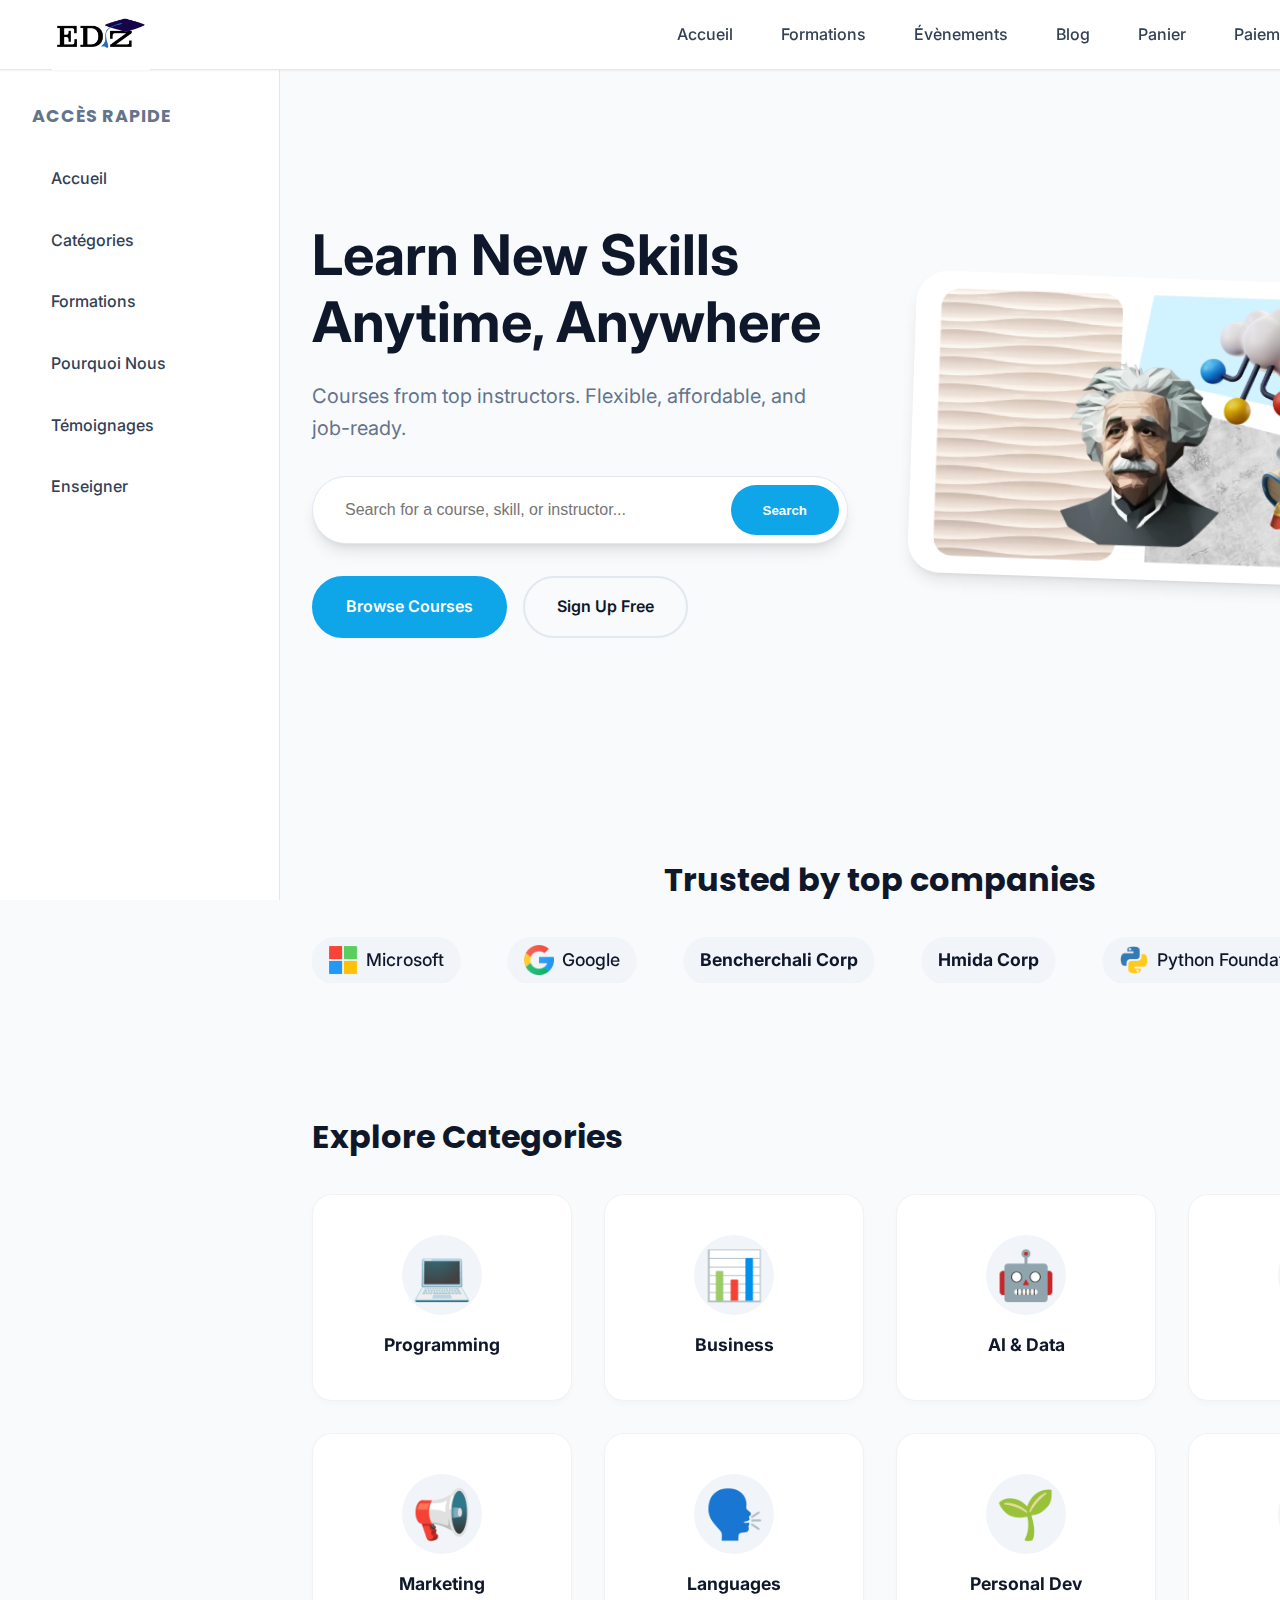
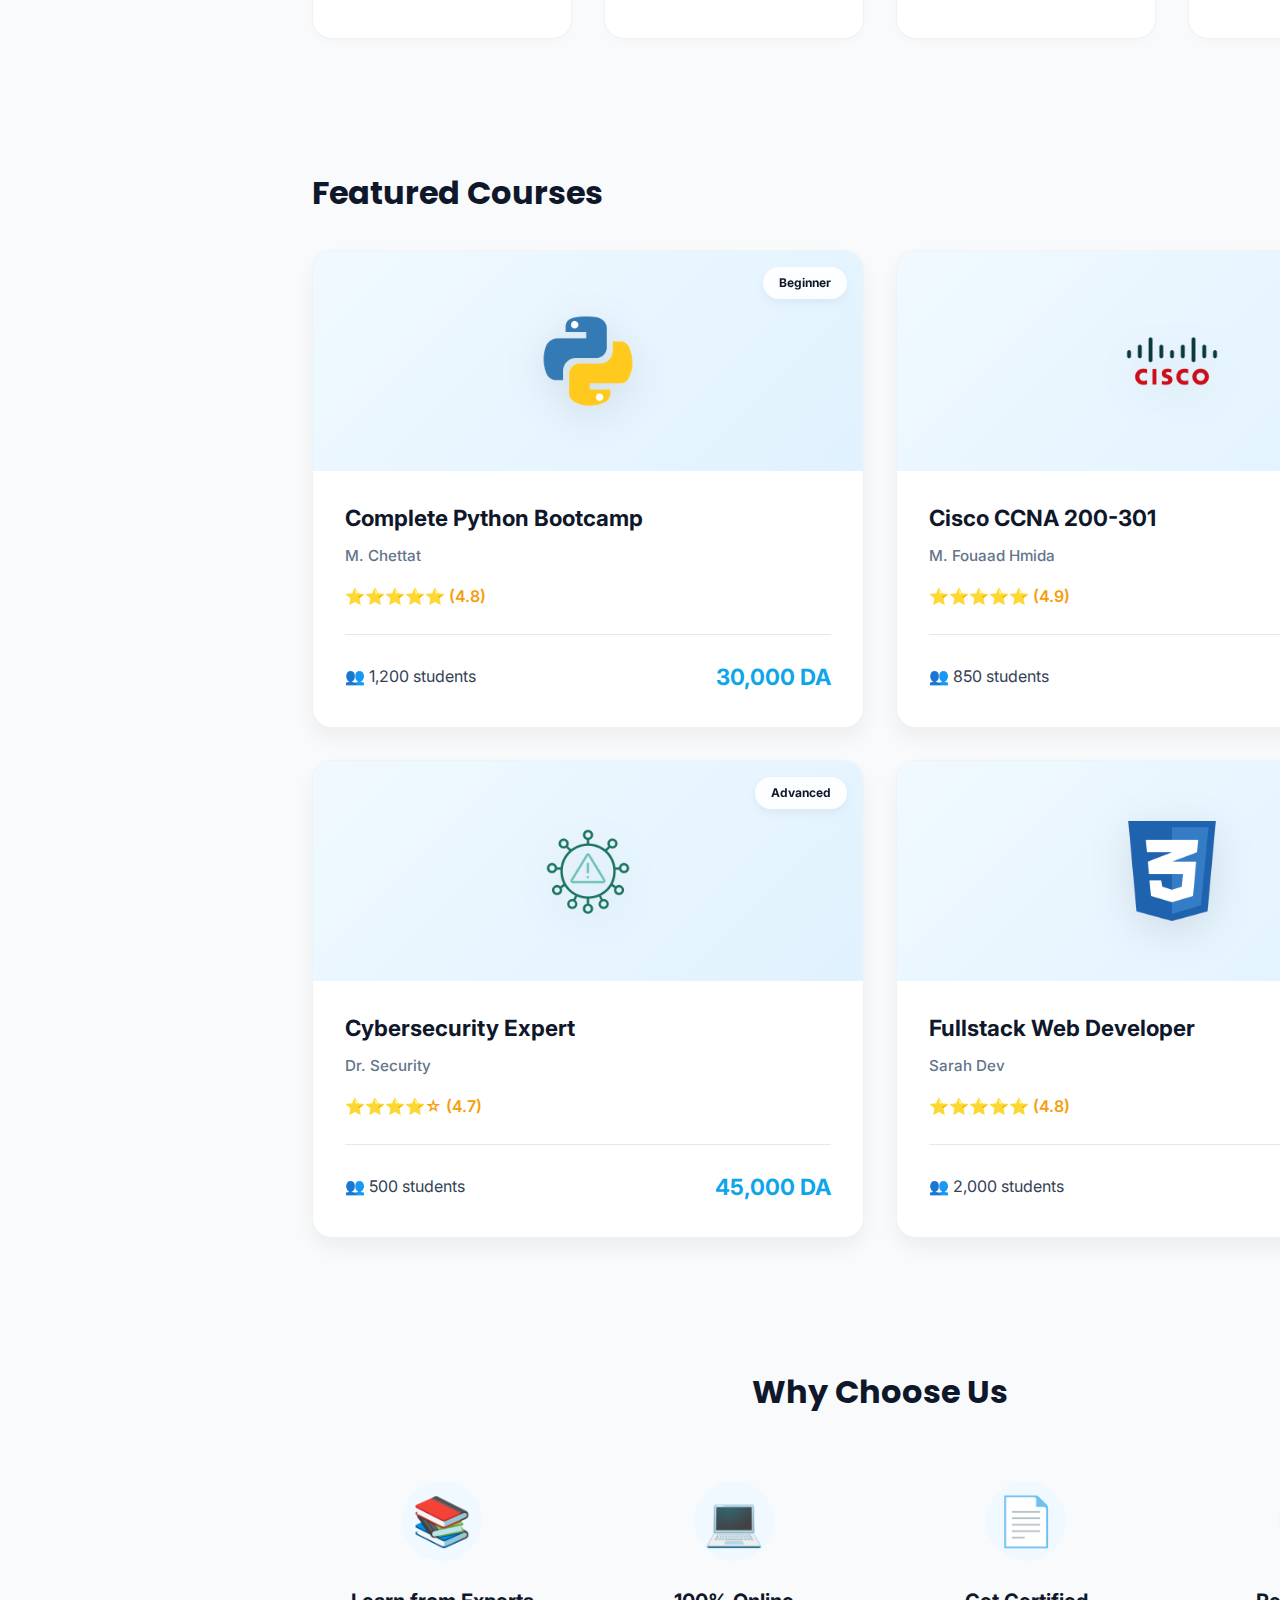
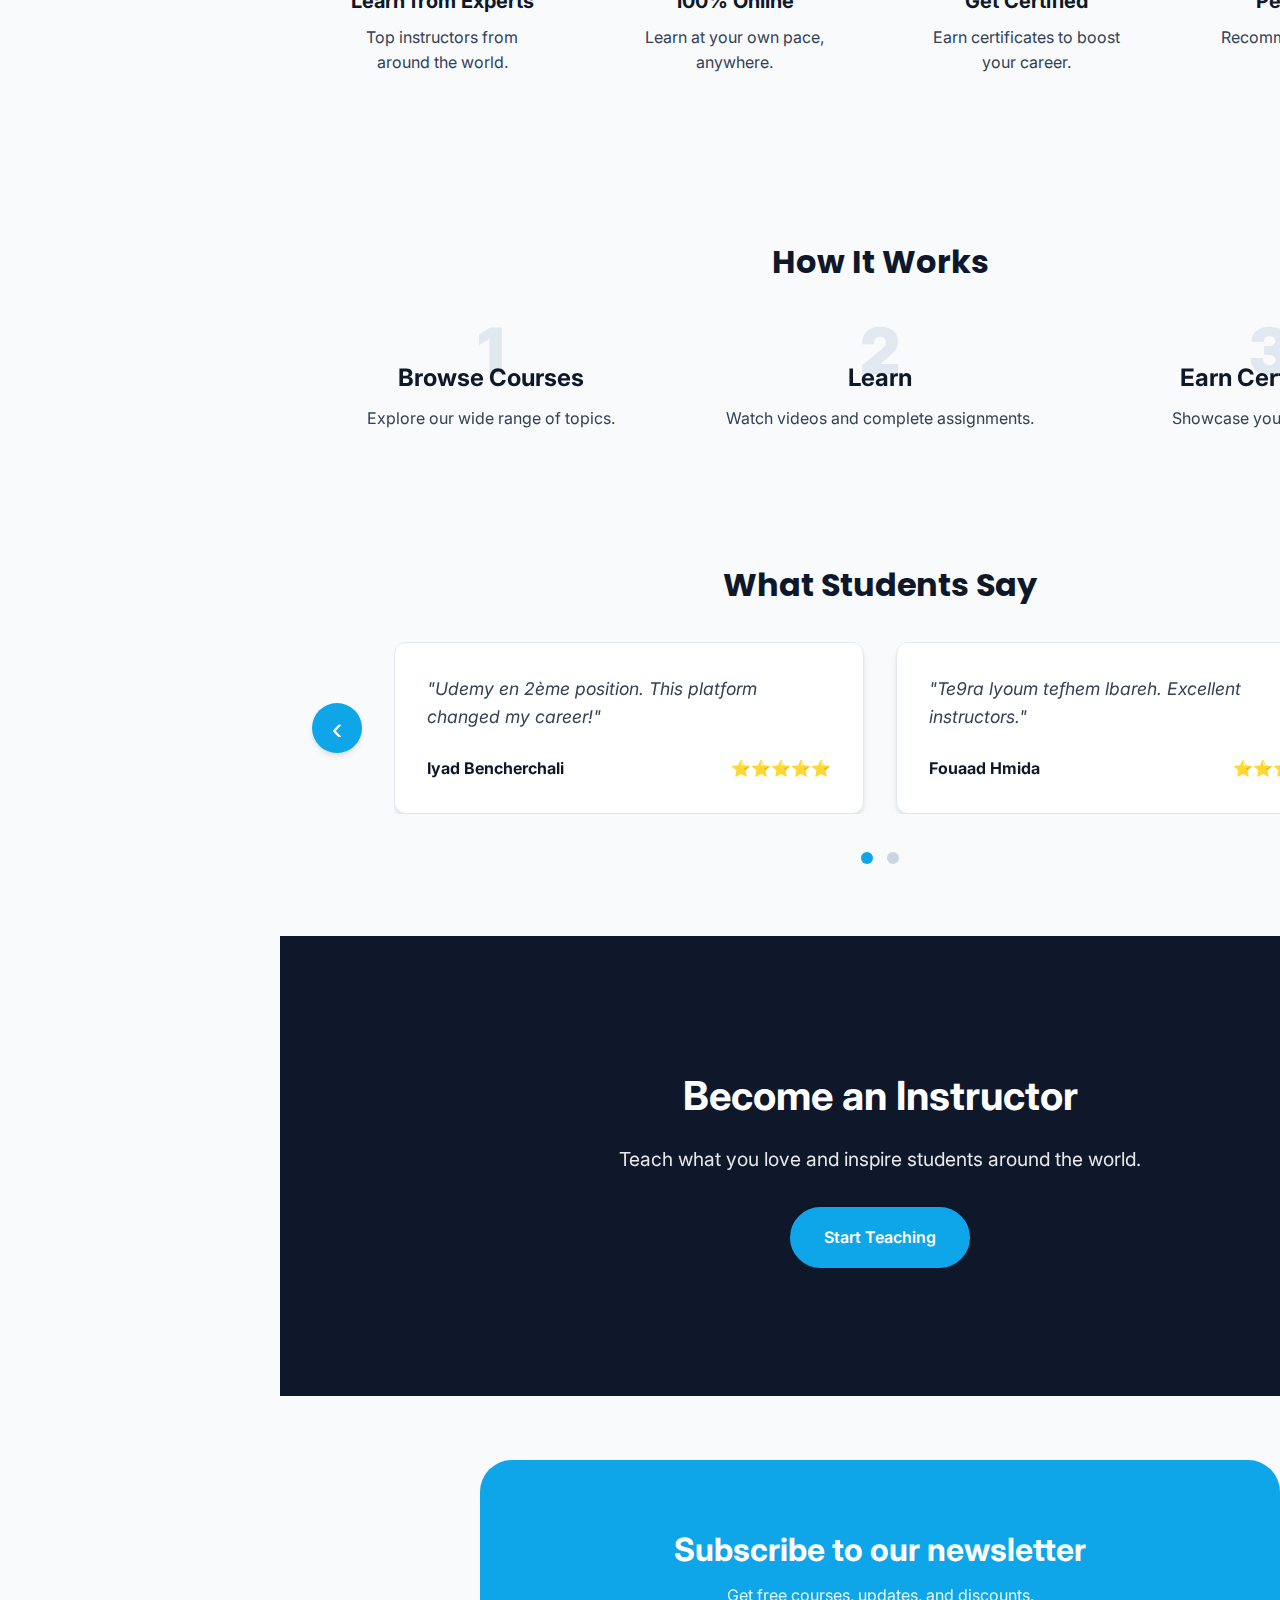
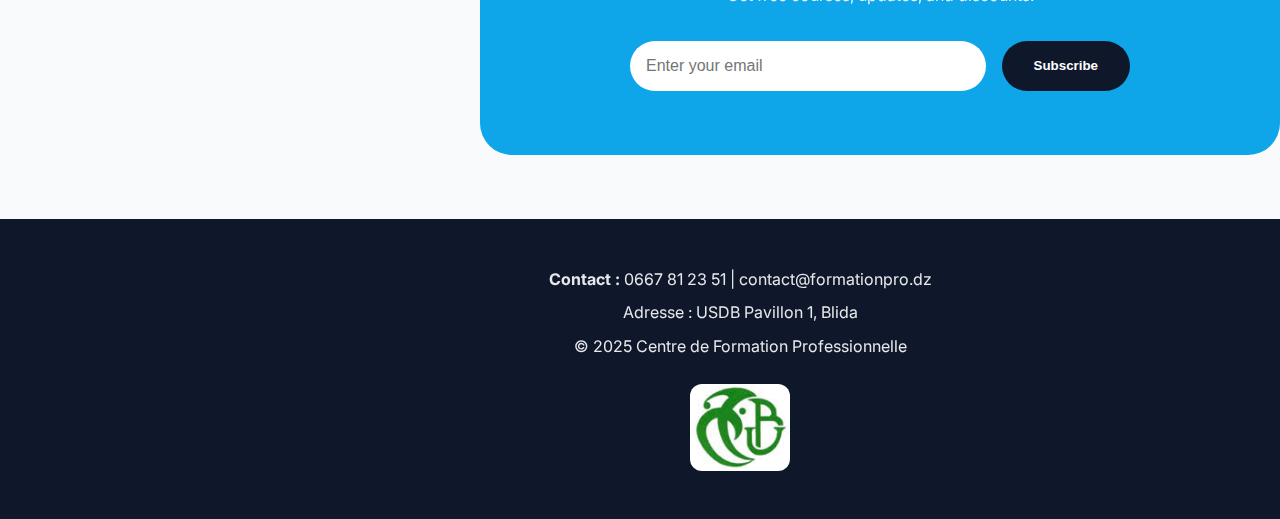
<file: index.html>
<!DOCTYPE html>
<html lang="fr">

<head>
    <meta charset="UTF-8">
    <meta name="viewport" content="width=device-width , initial-scale=1.0">
    <title>Accueil | Centre De Formation</title>
    <link rel="stylesheet" href="style.css">
</head>

<body>

    <!-- HEADER -->
    <header>
        <a href="formation.php" class="logo-link" style="margin-left: 20px;">
            <img src="logo/Desktop - 3.png" alt="Centre de Formation" style="height: 70px;">
        </a>

        <nav>
            <ul>
                <li><a href="index.html">Accueil </a></li>
                <li><a href="formation.php">Formations </a></li>
                <li><a href="evenements.html">Évènements </a></li>
                <li><a href="blog.html">Blog </a></li>
                <li><a href="panier.php">Panier </a></li>
                <li><a href="paiement.php">Paiement </a></li>
                <li><a href="login.php">Connexion </a></li>
            </ul>
        </nav>
    </header>


    <!-- SIDEBAR TOGGLE (CSS ONLY) -->
    <input type="checkbox" id="menu-toggle">

    <label for="menu-toggle" class="menu-btn">☰ Menu</label>

    <!-- ASIDE (SIDEBAR) -->
    <aside>
        <h2>Accès rapide</h2>
        <ol>
            <li><a href="#hero">Accueil</a></li>
            <li><a href="#categories">Catégories</a></li>
            <li><a href="#featured-courses">Formations</a></li>
            <li><a href="#why-us">Pourquoi Nous</a></li>
            <li><a href="#testimonials">Témoignages</a></li>
            <li><a href="#instructor">Enseigner</a></li>
        </ol>
    </aside>


    <!-- MAIN CONTENT -->
    <main>
        <!-- 1. HERO SECTION -->
        <section id="hero" class="hero-section">
            <div class="hero-content">
                <h1>Learn New Skills Anytime, Anywhere</h1>
                <p class="hero-subtitle">Courses from top instructors. Flexible, affordable, and job-ready.</p>

                <div class="hero-search">
                    <input type="text" placeholder="Search for a course, skill, or instructor...">
                    <button class="btn-search">Search</button>
                </div>

                <div class="hero-ctas">
                    <a href="formation.php" class="btn btn-primary">Browse Courses</a>
                    <a href="signup.php" class="btn btn-secondary">Sign Up Free</a>
                </div>
            </div>
            <div class="hero-image">
                <img src="Design sans titre.png" alt="Students learning online">
            </div>
        </section>

        <!-- 6. PARTNER LOGOS (TRUSTED BY) -->
        <section id="trusted-by" class="section-padding">
            <h2 class="section-title-center">Trusted by top companies</h2>
            <div class="marquee-container">
                <ul class="marquee-content">
                    <li><img src="4202105_microsoft_logo_social_social media_icon.png" width="30"> Microsoft</li>
                    <li><img src="2993685_brand_brands_google_logo_logos_icon.png" width="30"> Google</li>
                    <li><b>Bencherchali Corp</b></li>
                    <li><b>Hmida Corp</b></li>
                    <li><img src="4375050_logo_python_icon.png" width="30"> Python Foundation</li>
                    <li><img src="294687_cisco_icon.png" width="30"> Cisco</li>
                    <!-- Duplicates -->
                    <li><img src="4202105_microsoft_logo_social_social media_icon.png" width="30"> Microsoft</li>
                    <li><img src="2993685_brand_brands_google_logo_logos_icon.png" width="30"> Google</li>
                    <li><b>Bencherchali Corp</b></li>
                    <li>Udemy</li>
                    <li><img src="4375050_logo_python_icon.png" width="30"> Python Foundation</li>
                    <li><img src="294687_cisco_icon.png" width="30"> Cisco</li>
                </ul>
            </div>
        </section>

        <!-- 2. COURSE CATEGORIES -->
        <section id="categories" class="section-padding">
            <h2 class="section-title">Explore Categories</h2>
            <div class="categories-grid">
                <div class="category-card">
                    <span class="cat-icon">💻</span>
                    <h3>Programming</h3>
                </div>
                <div class="category-card">
                    <span class="cat-icon">📊</span>
                    <h3>Business</h3>
                </div>
                <div class="category-card">
                    <span class="cat-icon">🤖</span>
                    <h3>AI & Data</h3>
                </div>
                <div class="category-card">
                    <span class="cat-icon">🎨</span>
                    <h3>Design</h3>
                </div>
                <div class="category-card">
                    <span class="cat-icon">📢</span>
                    <h3>Marketing</h3>
                </div>
                <div class="category-card">
                    <span class="cat-icon">🗣️</span>
                    <h3>Languages</h3>
                </div>
                <div class="category-card">
                    <span class="cat-icon">🌱</span>
                    <h3>Personal Dev</h3>
                </div>
                <div class="category-card">
                    <span class="cat-icon">➕</span>
                    <h3>More...</h3>
                </div>
            </div>
        </section>

        <!-- 3. FEATURED COURSES -->
        <section id="featured-courses" class="section-padding bg-light">
            <h2 class="section-title">Featured Courses</h2>
            <div class="courses-grid">
                <!-- Course 1 -->
                <article class="course-card">
                    <div class="course-thumb">
                        <img src="4375050_logo_python_icon.png" alt="Python">
                        <span class="badge">Beginner</span>
                    </div>
                    <div class="course-info">
                        <h3>Complete Python Bootcamp</h3>
                        <p class="instructor">M. Chettat</p>
                        <div class="rating">⭐⭐⭐⭐⭐ (4.8)</div>
                        <div class="course-meta">
                            <span>👥 1,200 students</span>
                            <span class="price">30,000 DA</span>
                        </div>
                    </div>
                </article>
                <!-- Course 2 -->
                <article class="course-card">
                    <div class="course-thumb">
                        <img src="294687_cisco_icon.png" alt="Cisco">
                        <span class="badge">Intermediate</span>
                    </div>
                    <div class="course-info">
                        <h3>Cisco CCNA 200-301</h3>
                        <p class="instructor">M. Fouaad Hmida</p>
                        <div class="rating">⭐⭐⭐⭐⭐ (4.9)</div>
                        <div class="course-meta">
                            <span>👥 850 students</span>
                            <span class="price">60,000 DA</span>
                        </div>
                    </div>
                </article>
                <!-- Course 3 -->
                <article class="course-card">
                    <div class="course-thumb">
                        <img src="12983448_virus_malware_trojan_cybersecurity_icon.png" alt="Security">
                        <span class="badge">Advanced</span>
                    </div>
                    <div class="course-info">
                        <h3>Cybersecurity Expert</h3>
                        <p class="instructor">Dr. Security</p>
                        <div class="rating">⭐⭐⭐⭐☆ (4.7)</div>
                        <div class="course-meta">
                            <span>👥 500 students</span>
                            <span class="price">45,000 DA</span>
                        </div>
                    </div>
                </article>
                <!-- Course 4 -->
                <article class="course-card">
                    <div class="course-thumb">
                        <img src="317756_badge_css_css3_achievement_award_icon.png" alt="Web Dev">
                        <span class="badge">Beginner</span>
                    </div>
                    <div class="course-info">
                        <h3>Fullstack Web Developer</h3>
                        <p class="instructor">Sarah Dev</p>
                        <div class="rating">⭐⭐⭐⭐⭐ (4.8)</div>
                        <div class="course-meta">
                            <span>👥 2,000 students</span>
                            <span class="price">40,000 DA</span>
                        </div>
                    </div>
                </article>
            </div>
        </section>

        <!-- 4. WHY CHOOSE US -->
        <section id="why-us" class="section-padding">
            <h2 class="section-title-center">Why Choose Us</h2>
            <div class="features-grid">
                <div class="feature-block">
                    <div class="feature-icon">📚</div>
                    <h3>Learn from Experts</h3>
                    <p>Top instructors from around the world.</p>
                </div>
                <div class="feature-block">
                    <div class="feature-icon">💻</div>
                    <h3>100% Online</h3>
                    <p>Learn at your own pace, anywhere.</p>
                </div>
                <div class="feature-block">
                    <div class="feature-icon">📄</div>
                    <h3>Get Certified</h3>
                    <p>Earn certificates to boost your career.</p>
                </div>
                <div class="feature-block">
                    <div class="feature-icon">🔍</div>
                    <h3>Personalized</h3>
                    <p>Recommendations just for you.</p>
                </div>
            </div>
        </section>

        <!-- 7. HOW IT WORKS -->
        <section id="how-it-works" class="section-padding bg-light">
            <h2 class="section-title-center">How It Works</h2>
            <div class="steps-grid">
                <div class="step-card">
                    <div class="step-number">1</div>
                    <h3>Browse Courses</h3>
                    <p>Explore our wide range of topics.</p>
                </div>
                <div class="step-card">
                    <div class="step-number">2</div>
                    <h3>Learn</h3>
                    <p>Watch videos and complete assignments.</p>
                </div>
                <div class="step-card">
                    <div class="step-number">3</div>
                    <h3>Earn Certificate</h3>
                    <p>Showcase your new skills.</p>
                </div>
            </div>
        </section>

        <!-- 5. TESTIMONIALS WITH CAROUSEL -->
        <section id="testimonials" class="section-padding">
            <h2 class="section-title-center">What Students Say</h2>

            <div class="testimonials-carousel">
                <button class="carousel-btn prev-btn" onclick="changeSlide(-1)">‹</button>

                <div class="testimonials-wrapper">
                    <div class="testimonials-slide active">
                        <div class="testimonials-grid">
                            <div class="testimonial-card">
                                <p>"Udemy en 2ème position. This platform changed my career!"</p>
                                <div class="user-info">
                                    <strong>Iyad Bencherchali</strong>
                                    <span>⭐⭐⭐⭐⭐</span>
                                </div>
                            </div>
                            <div class="testimonial-card">
                                <p>"Te9ra lyoum tefhem lbareh. Excellent instructors."</p>
                                <div class="user-info">
                                    <strong>Fouaad Hmida</strong>
                                    <span>⭐⭐⭐⭐⭐</span>
                                </div>
                            </div>
                        </div>
                    </div>

                    <div class="testimonials-slide">
                        <div class="testimonials-grid">
                            <div class="testimonial-card">
                                <p>"The courses are well-structured and easy to follow. I learned so much!"</p>
                                <div class="user-info">
                                    <strong>Sarah Martinez</strong>
                                    <span>⭐⭐⭐⭐⭐</span>
                                </div>
                            </div>
                            <div class="testimonial-card">
                                <p>"Best investment in my education. The instructors are top-notch professionals."</p>
                                <div class="user-info">
                                    <strong>Ahmed El Mansouri</strong>
                                    <span>⭐⭐⭐⭐⭐</span>
                                </div>
                            </div>
                        </div>
                    </div>
                </div>

                <button class="carousel-btn next-btn" onclick="changeSlide(1)">›</button>
            </div>

            <div class="carousel-dots">
                <span class="dot active" onclick="currentSlide(1)"></span>
                <span class="dot" onclick="currentSlide(2)"></span>
            </div>
        </section>

        <script>
            let currentSlideIndex = 1;
            showSlide(currentSlideIndex);

            function changeSlide(n) {
                showSlide(currentSlideIndex += n);
            }

            function currentSlide(n) {
                showSlide(currentSlideIndex = n);
            }

            function showSlide(n) {
                let slides = document.getElementsByClassName("testimonials-slide");
                let dots = document.getElementsByClassName("dot");

                if (n > slides.length) { currentSlideIndex = 1 }
                if (n < 1) { currentSlideIndex = slides.length }

                for (let i = 0; i < slides.length; i++) {
                    slides[i].classList.remove("active");
                }
                for (let i = 0; i < dots.length; i++) {
                    dots[i].classList.remove("active");
                }

                slides[currentSlideIndex - 1].classList.add("active");
                dots[currentSlideIndex - 1].classList.add("active");
            }
        </script>

        <!-- 8. INSTRUCTOR SECTION -->
        <section id="instructor" class="section-padding bg-dark text-white">
            <div class="instructor-content">
                <h2>Become an Instructor</h2>
                <p>Teach what you love and inspire students around the world.</p>
                <a href="#" class="btn btn-primary">Start Teaching</a>
            </div>
        </section>

        <!-- 10. NEWSLETTER -->
        <section id="newsletter" class="section-padding">
            <div class="newsletter-box">
                <h2>Subscribe to our newsletter</h2>
                <p>Get free courses, updates, and discounts.</p>
                <form class="newsletter-form">
                    <input type="email" placeholder="Enter your email">
                    <button type="submit" class="btn btn-primary">Subscribe</button>
                </form>
            </div>
        </section>
    </main>


    <!-- FOOTER -->
    <footer>
        <p><strong>Contact :</strong> 0667 81 23 51 | contact@formationpro.dz</p>
        <p>Adresse : USDB Pavillon 1, Blida</p>
        <p>&copy; 2025 Centre de Formation Professionnelle</p>
        <img src="images.jpg" alt="Image du panier" width="100">
    </footer>

</body>

</html>
</file>
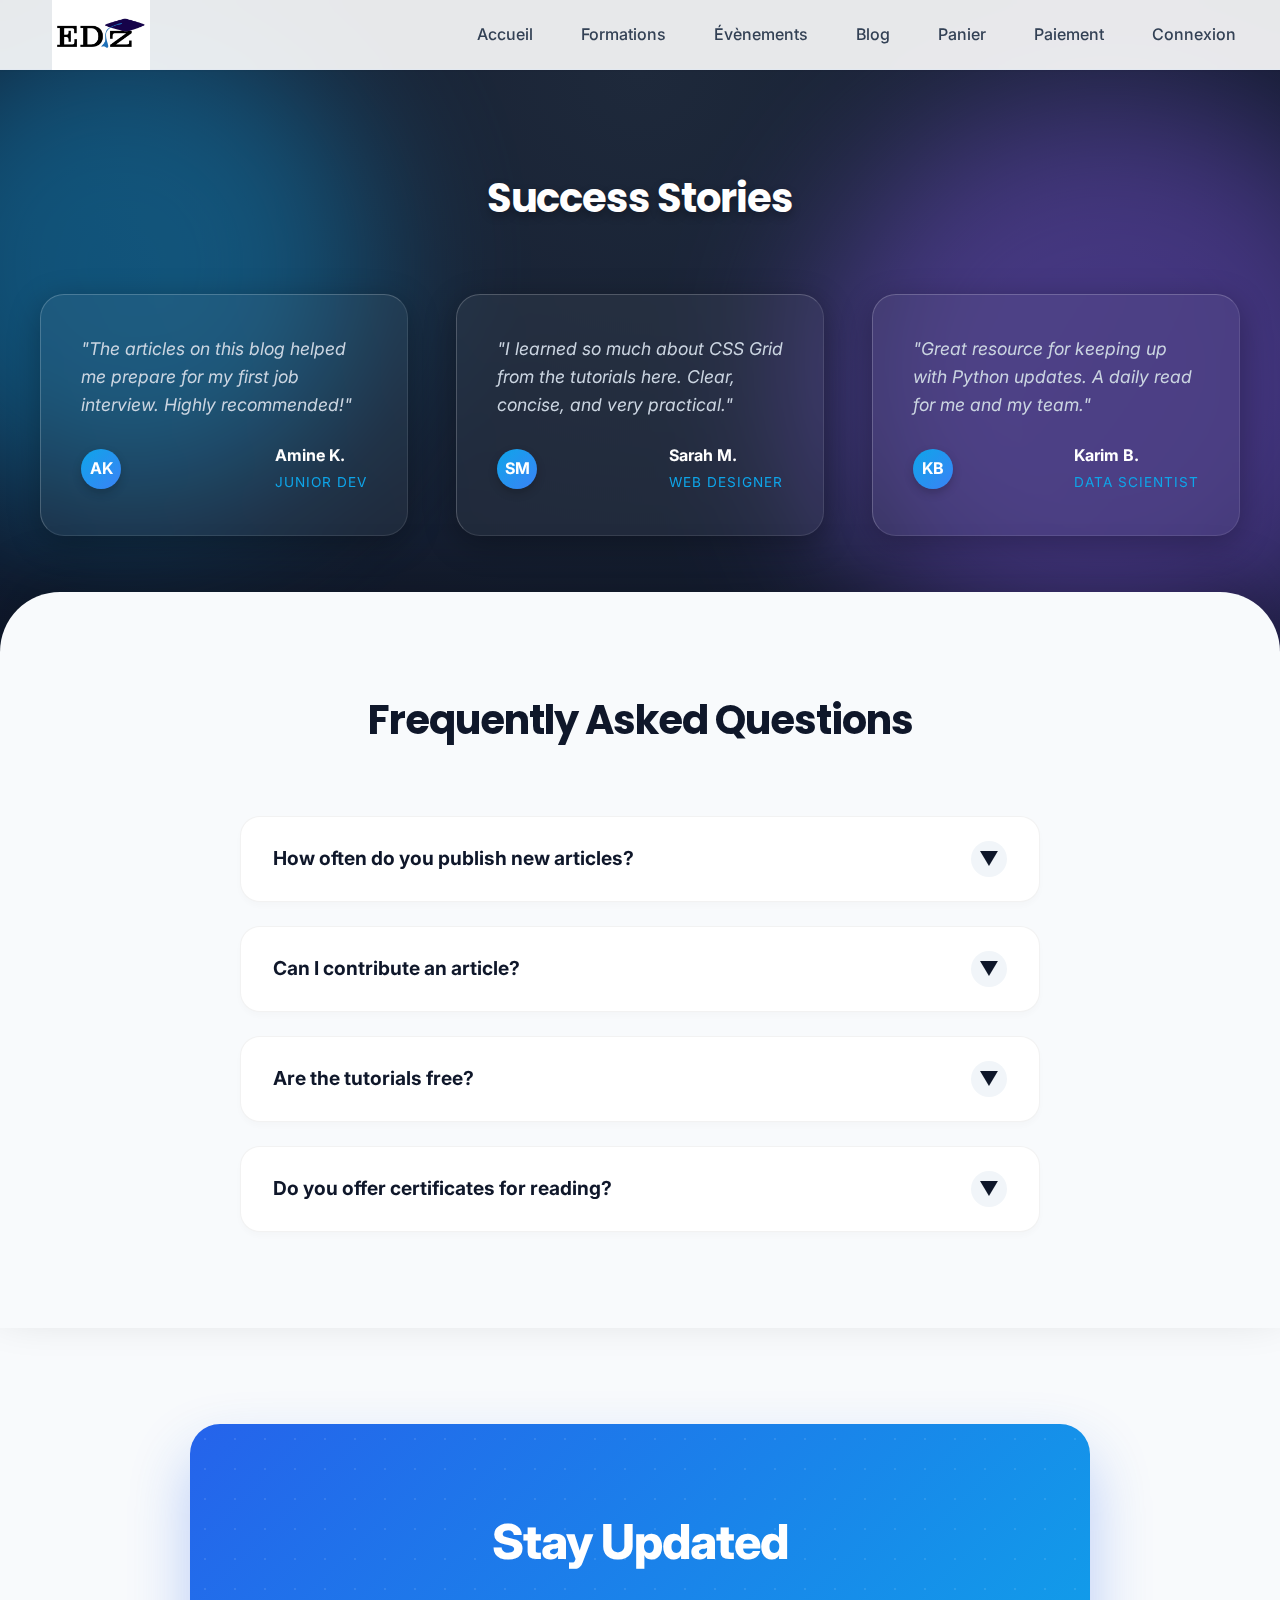
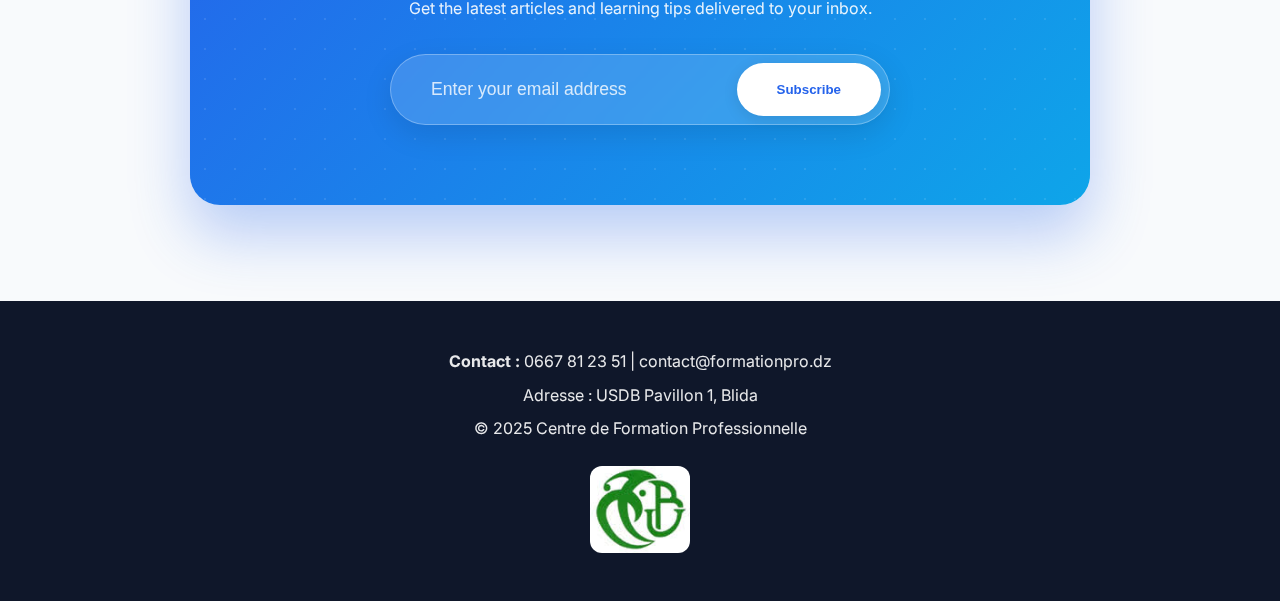
<file: blog.html>
<!DOCTYPE html>
<html lang="fr">

<head>
  <meta charset="UTF-8">
  <meta name="viewport" content="width=device-width , initial-scale=1.0">
  <title>Blog | Centre De Formation</title>
  <link rel="stylesheet" href="style.css">
  <style>
    /* =========================================
           EXPERT UI/UX & 3D DESIGN SYSTEM
           ========================================= */

    :root {
      --glass-bg: rgba(255, 255, 255, 0.05);
      --glass-border: rgba(255, 255, 255, 0.1);
      --glass-shadow: 0 8px 32px 0 rgba(0, 0, 0, 0.3);
      --neon-accent: #0ea5e9;
      --depth-shadow: 0 20px 50px rgba(0, 0, 0, 0.5);
    }

    body {
      background-color: #0f172a;
      /* Dark theme base */
      color: #e2e8f0;
      overflow-x: hidden;
    }

    /* 1. Success Stories Section - 3D Stage */
    .success-stories-section {
      background: radial-gradient(circle at 50% 0%, #1e293b 0%, #0f172a 100%);
      padding: 6rem 2rem;
      position: relative;
      perspective: 2000px;
      /* Deep perspective for the section */
    }

    /* Ambient Light Orbs */
    .orb {
      position: absolute;
      border-radius: 50%;
      filter: blur(80px);
      opacity: 0.4;
      z-index: 0;
      animation: float 10s infinite ease-in-out;
    }

    .orb-1 {
      top: -10%;
      left: -10%;
      width: 500px;
      height: 500px;
      background: var(--neon-accent);
    }

    .orb-2 {
      bottom: -10%;
      right: -10%;
      width: 600px;
      height: 600px;
      background: #8b5cf6;
      animation-delay: -5s;
    }

    @keyframes float {

      0%,
      100% {
        transform: translate(0, 0);
      }

      50% {
        transform: translate(30px, 50px);
      }
    }

    .section-title-center {
      color: white;
      margin-bottom: 4rem;
      position: relative;
      z-index: 1;
      text-shadow: 0 4px 10px rgba(0, 0, 0, 0.3);
      font-size: 2.5rem;
      letter-spacing: -1px;
    }

    .testimonials-grid {
      display: grid;
      grid-template-columns: repeat(auto-fit, minmax(300px, 1fr));
      gap: 3rem;
      position: relative;
      z-index: 1;
      max-width: 1200px;
      margin: 0 auto;
    }

    /* 3D Glass Card */
    .testimonial-card {
      background: var(--glass-bg);
      backdrop-filter: blur(12px);
      -webkit-backdrop-filter: blur(12px);
      border: 1px solid var(--glass-border);
      border-top: 1px solid rgba(255, 255, 255, 0.2);
      border-left: 1px solid rgba(255, 255, 255, 0.2);
      border-radius: 24px;
      padding: 2.5rem;
      box-shadow: var(--glass-shadow);
      transform-style: preserve-3d;
      transform: perspective(1000px);
      transition: transform 0.1s ease, box-shadow 0.3s ease;
      /* Fast transform for JS, smooth shadow */
      cursor: pointer;
      position: relative;
      overflow: hidden;
    }

    /* Shine Effect */
    .testimonial-card::after {
      content: '';
      position: absolute;
      top: 0;
      left: -100%;
      width: 50%;
      height: 100%;
      background: linear-gradient(to right, transparent, rgba(255, 255, 255, 0.1), transparent);
      transform: skewX(-25deg);
      transition: 0.5s;
      pointer-events: none;
    }

    .testimonial-card:hover::after {
      left: 150%;
    }

    .testimonial-card:hover {
      box-shadow: 0 20px 60px rgba(14, 165, 233, 0.2);
      border-color: rgba(255, 255, 255, 0.3);
    }

    .card-content {
      transform: translateZ(20px);
      /* Lift content off card */
    }

    .testimonial-card p {
      color: #cbd5e1;
      font-size: 1.1rem;
      line-height: 1.6;
      margin-bottom: 1.5rem;
      font-style: italic;
    }

    .user-info {
      display: flex;
      align-items: center;
      gap: 1rem;
      transform: translateZ(30px);
      /* Lift info higher */
    }

    .user-avatar {
      width: 40px;
      height: 40px;
      background: linear-gradient(135deg, var(--neon-accent), #3b82f6);
      border-radius: 50%;
      display: flex;
      align-items: center;
      justify-content: center;
      font-weight: bold;
      color: white;
      box-shadow: 0 4px 10px rgba(0, 0, 0, 0.2);
    }

    .user-details strong {
      display: block;
      color: white;
      font-size: 1rem;
    }

    .user-details span {
      color: var(--neon-accent);
      font-size: 0.85rem;
      text-transform: uppercase;
      letter-spacing: 1px;
    }

    /* 2. FAQ Section - Modern Accordion */
    .faq-section {
      background: #f8fafc;
      padding: 6rem 2rem;
      position: relative;
      z-index: 2;
      border-top-left-radius: 60px;
      border-top-right-radius: 60px;
      margin-top: -40px;
      /* Overlap effect */
      box-shadow: 0 -20px 50px rgba(0, 0, 0, 0.2);
    }

    .faq-section .section-title-center {
      color: var(--secondary);
      text-shadow: none;
    }

    .faq-container {
      max-width: 800px;
      margin: 0 auto;
      display: flex;
      flex-direction: column;
      gap: 1.5rem;
    }

    .faq-item {
      background: white;
      border-radius: 20px;
      border: 1px solid rgba(0, 0, 0, 0.05);
      overflow: hidden;
      transition: all 0.4s cubic-bezier(0.175, 0.885, 0.32, 1.275);
      /* Bouncy transition */
      box-shadow: 0 4px 6px rgba(0, 0, 0, 0.02);
      transform: scale(1);
    }

    .faq-item.active {
      transform: scale(1.02);
      box-shadow: 0 20px 40px rgba(14, 165, 233, 0.15);
      border-color: var(--neon-accent);
      z-index: 10;
    }

    .faq-question {
      padding: 1.5rem 2rem;
      display: flex;
      justify-content: space-between;
      align-items: center;
      cursor: pointer;
      font-weight: 700;
      color: var(--secondary);
      font-size: 1.2rem;
    }

    .faq-answer {
      max-height: 0;
      overflow: hidden;
      transition: max-height 0.4s ease-out;
      padding: 0 2rem;
      color: var(--text);
      opacity: 0;
      line-height: 1.7;
    }

    .faq-item.active .faq-answer {
      padding-bottom: 2rem;
      opacity: 1;
    }

    .faq-icon {
      width: 36px;
      height: 36px;
      background: #f1f5f9;
      border-radius: 50%;
      display: flex;
      align-items: center;
      justify-content: center;
      transition: all 0.4s ease;
      color: var(--secondary);
    }

    .faq-item.active .faq-icon {
      transform: rotate(180deg);
      background: var(--neon-accent);
      color: white;
      box-shadow: 0 0 15px var(--neon-accent);
    }

    /* 3. Newsletter Section - Floating Card */
    .newsletter-section {
      padding: 6rem 2rem;
      background: #f8fafc;
      perspective: 1000px;
    }

    .newsletter-box {
      background: linear-gradient(135deg, #2563eb 0%, #0ea5e9 100%);
      border-radius: 30px;
      padding: 5rem 2rem;
      text-align: center;
      color: white;
      max-width: 900px;
      margin: 0 auto;
      box-shadow: 0 30px 60px rgba(37, 99, 235, 0.3);
      position: relative;
      overflow: hidden;
      transform-style: preserve-3d;
      transition: transform 0.3s ease;
    }

    .newsletter-box:hover {
      transform: translateY(-10px) rotateX(2deg);
    }

    /* Animated Background Particles */
    .newsletter-box::before {
      content: '';
      position: absolute;
      top: 0;
      left: 0;
      right: 0;
      bottom: 0;
      background-image: radial-gradient(white 1px, transparent 1px);
      background-size: 30px 30px;
      opacity: 0.1;
      animation: moveBg 20s linear infinite;
    }

    @keyframes moveBg {
      from {
        background-position: 0 0;
      }

      to {
        background-position: 0 100%;
      }
    }

    .newsletter-content {
      position: relative;
      z-index: 1;
      transform: translateZ(40px);
    }

    .newsletter-box h2 {
      font-size: 3rem;
      font-weight: 800;
      margin-bottom: 1rem;
      letter-spacing: -1px;
    }

    .newsletter-form {
      background: rgba(255, 255, 255, 0.15);
      padding: 0.5rem;
      border-radius: 100px;
      backdrop-filter: blur(10px);
      border: 1px solid rgba(255, 255, 255, 0.3);
      max-width: 500px;
      margin: 2rem auto 0;
      display: flex;
      box-shadow: 0 10px 30px rgba(0, 0, 0, 0.1);
      transform: translateZ(20px);
    }

    .newsletter-form input {
      background: transparent;
      border: none;
      color: white;
      padding: 1rem 2rem;
      font-size: 1.1rem;
      width: 100%;
      outline: none;
    }

    .newsletter-form input::placeholder {
      color: rgba(255, 255, 255, 0.8);
    }

    .newsletter-form button {
      background: white;
      color: #2563eb;
      font-weight: 800;
      padding: 1rem 2.5rem;
      border-radius: 100px;
      border: none;
      cursor: pointer;
      transition: all 0.3s ease;
      box-shadow: 0 4px 15px rgba(0, 0, 0, 0.1);
    }

    .newsletter-form button:hover {
      transform: scale(1.05);
      box-shadow: 0 0 20px rgba(255, 255, 255, 0.5);
    }
  </style>
</head>

<body class="no-sidebar">

  <!-- HEADER -->
  <header>
    <a href="blog.html" class="logo-link" style="margin-left: 20px;">
      <img src="logo/Desktop - 3.png" alt="Centre de Formation" style="height: 70px;">
    </a>


    <nav>
      <ul>
        <li><a href="index.html">Accueil </a></li>
        <li><a href="formation.php">Formations </a></li>
        <li><a href="evenements.html">Évènements </a></li>
        <li><a href="blog.html">Blog </a></li>
        <li><a href="panier.php">Panier </a></li>
        <li><a href="paiement.php">Paiement </a></li>
        <li><a href="login.php">Connexion </a></li>
      </ul>
    </nav>
  </header>

  <main>

    <!-- SUCCESS STORIES (3D Stage) -->
    <section class="success-stories-section">
      <div class="orb orb-1"></div>
      <div class="orb orb-2"></div>

      <h2 class="section-title-center">Success Stories</h2>
      <div class="testimonials-grid">
        <!-- Card 1 -->
        <div class="testimonial-card tilt-card">
          <div class="card-content">
            <p>"The articles on this blog helped me prepare for my first job interview. Highly recommended!"</p>
            <div class="user-info">
              <div class="user-avatar">AK</div>
              <div class="user-details">
                <strong>Amine K.</strong>
                <span>Junior Dev</span>
              </div>
            </div>
          </div>
        </div>
        <!-- Card 2 -->
        <div class="testimonial-card tilt-card">
          <div class="card-content">
            <p>"I learned so much about CSS Grid from the tutorials here. Clear, concise, and very practical."</p>
            <div class="user-info">
              <div class="user-avatar">SM</div>
              <div class="user-details">
                <strong>Sarah M.</strong>
                <span>Web Designer</span>
              </div>
            </div>
          </div>
        </div>
        <!-- Card 3 -->
        <div class="testimonial-card tilt-card">
          <div class="card-content">
            <p>"Great resource for keeping up with Python updates. A daily read for me and my team."</p>
            <div class="user-info">
              <div class="user-avatar">KB</div>
              <div class="user-details">
                <strong>Karim B.</strong>
                <span>Data Scientist</span>
              </div>
            </div>
          </div>
        </div>
      </div>
    </section>

    <!-- FAQ SECTION (Modern Accordion) -->
    <section class="faq-section">
      <h2 class="section-title-center">Frequently Asked Questions</h2>
      <div class="faq-container">

        <div class="faq-item">
          <div class="faq-question">
            How often do you publish new articles?
            <span class="faq-icon">▼</span>
          </div>
          <div class="faq-answer">
            <p>We publish new content every week, typically on Tuesdays and Fridays. Subscribe to our newsletter to
              never miss an update!</p>
          </div>
        </div>

        <div class="faq-item">
          <div class="faq-question">
            Can I contribute an article?
            <span class="faq-icon">▼</span>
          </div>
          <div class="faq-answer">
            <p>Yes! We welcome guest posts from students, instructors, and industry professionals. Contact us via the
              form below to pitch your idea.</p>
          </div>
        </div>

        <div class="faq-item">
          <div class="faq-question">
            Are the tutorials free?
            <span class="faq-icon">▼</span>
          </div>
          <div class="faq-answer">
            <p>Yes, all articles and tutorials on the blog are completely free to access. We believe in open education
              for everyone.</p>
          </div>
        </div>

        <div class="faq-item">
          <div class="faq-question">
            Do you offer certificates for reading?
            <span class="faq-icon">▼</span>
          </div>
          <div class="faq-answer">
            <p>While reading the blog doesn't provide a certificate, completing our full courses (available on the
              Formations page) does earn you a verified certificate.</p>
          </div>
        </div>

      </div>
    </section>

    <!-- NEWSLETTER (Floating 3D) -->
    <section class="newsletter-section">
      <div class="newsletter-box">
        <div class="newsletter-content">
          <h2>Stay Updated</h2>
          <p>Get the latest articles and learning tips delivered to your inbox.</p>
          <form class="newsletter-form">
            <input type="email" placeholder="Enter your email address">
            <button type="submit">Subscribe</button>
          </form>
        </div>
      </div>
    </section>

  </main>

  <!-- FOOTER -->
  <footer>
    <p><strong>Contact :</strong> 0667 81 23 51 | contact@formationpro.dz</p>
    <p>Adresse : USDB Pavillon 1, Blida</p>
    <p>&copy; 2025 Centre de Formation Professionnelle</p>
    <img src="images.jpg" alt="Image du panier" width="100">
  </footer>

  <script>
    // FAQ Accordion Logic
    document.querySelectorAll('.faq-question').forEach(question => {
      question.addEventListener('click', () => {
        const item = question.parentElement;
        const answer = item.querySelector('.faq-answer');

        // Close other items
        document.querySelectorAll('.faq-item').forEach(otherItem => {
          if (otherItem !== item && otherItem.classList.contains('active')) {
            otherItem.classList.remove('active');
            otherItem.querySelector('.faq-answer').style.maxHeight = null;
          }
        });

        // Toggle current item
        item.classList.toggle('active');

        if (item.classList.contains('active')) {
          answer.style.maxHeight = answer.scrollHeight + "px";
        } else {
          answer.style.maxHeight = null;
        }
      });
    });

    // 3D Tilt Effect Logic
    const cards = document.querySelectorAll('.tilt-card');

    cards.forEach(card => {
      card.addEventListener('mousemove', (e) => {
        const rect = card.getBoundingClientRect();
        const x = e.clientX - rect.left;
        const y = e.clientY - rect.top;

        // Calculate rotation based on mouse position
        const centerX = rect.width / 2;
        const centerY = rect.height / 2;

        const rotateX = ((y - centerY) / centerY) * -10; // Max 10deg rotation
        const rotateY = ((x - centerX) / centerX) * 10;

        card.style.transform = `perspective(1000px) rotateX(${rotateX}deg) rotateY(${rotateY}deg) scale3d(1.02, 1.02, 1.02)`;
      });

      card.addEventListener('mouseleave', () => {
        // Reset transform
        card.style.transform = 'perspective(1000px) rotateX(0) rotateY(0) scale3d(1, 1, 1)';
      });
    });
  </script>

</body>

</html>
</file>
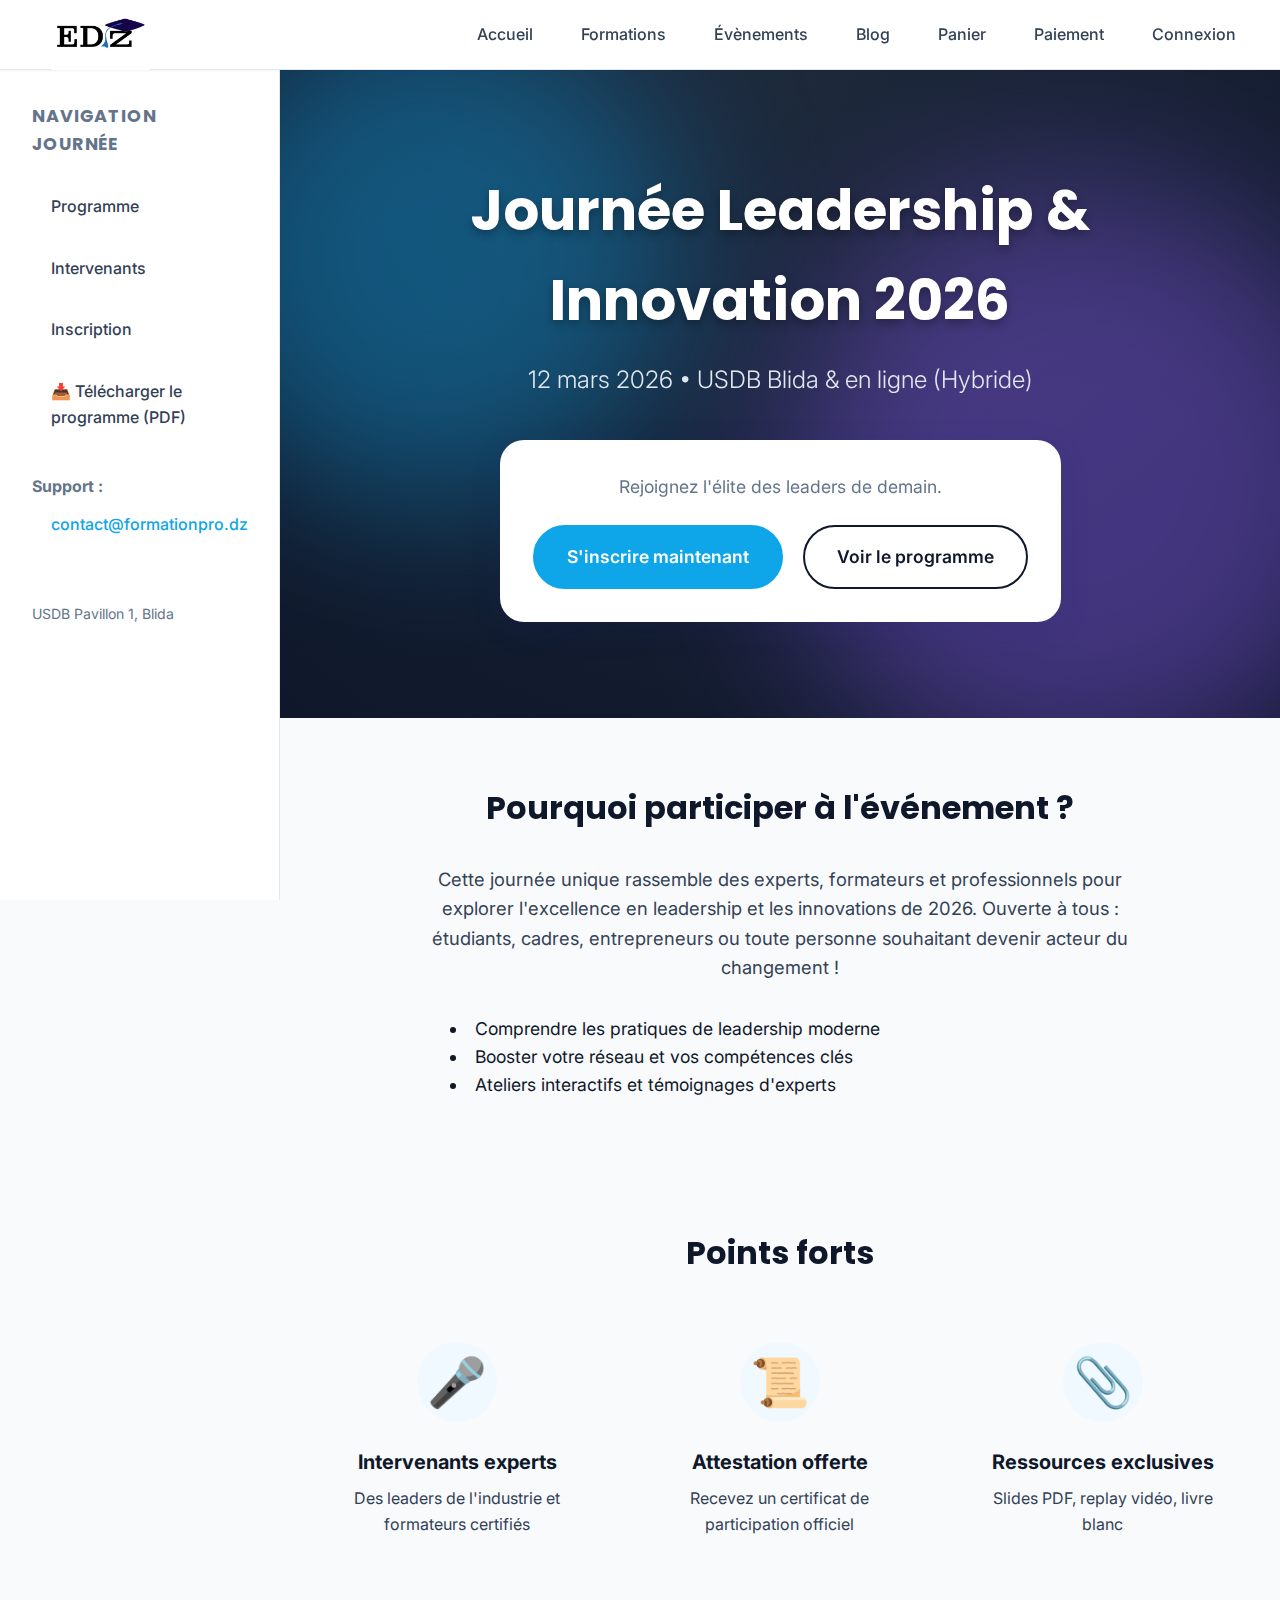
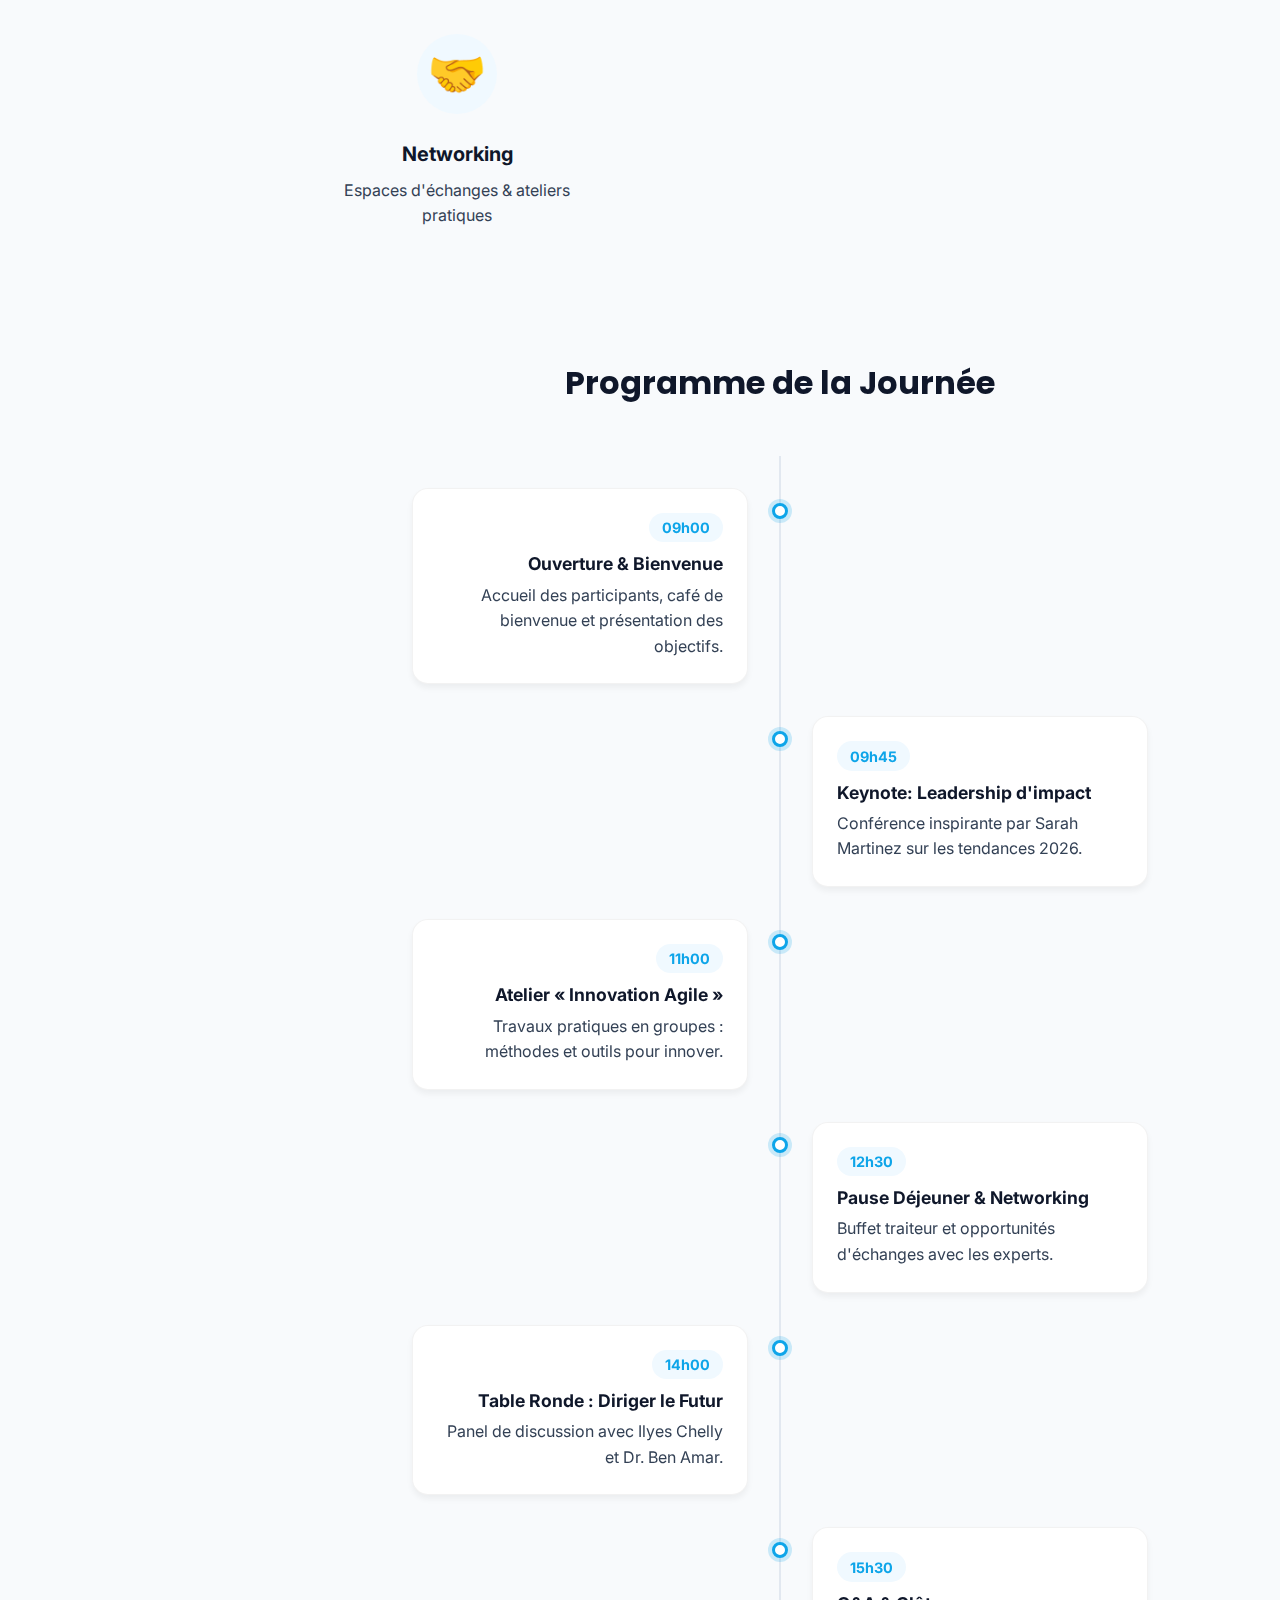
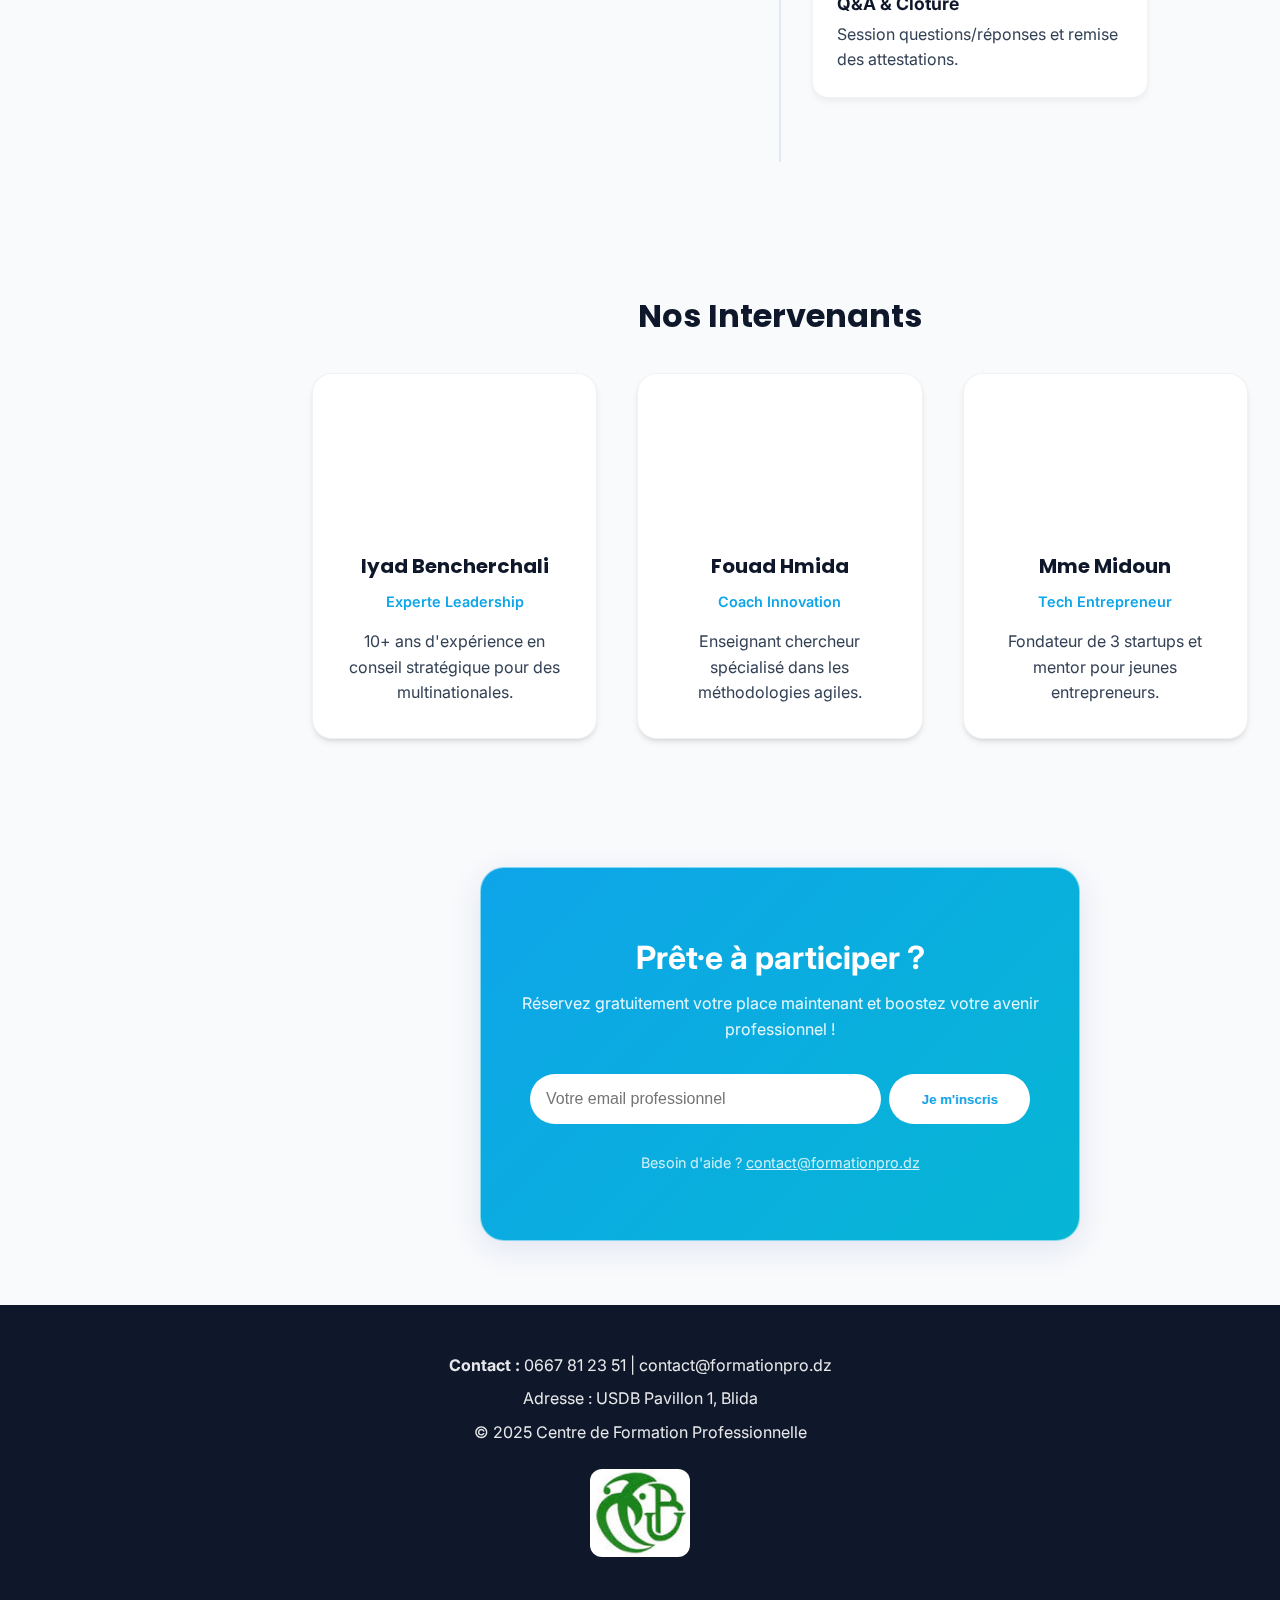
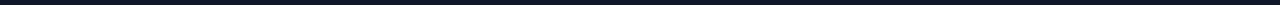
<file: evenements.html>
<!DOCTYPE html>
<html lang="fr">

<head>
    <meta charset="UTF-8">
    <meta name="viewport" content="width=device-width, initial-scale=1.0">
    <title>Evènement Vedette | Centre De Formation</title>
    <link rel="stylesheet" href="style.css">
    <style>
        .title-underline {
            position: relative;
            display: inline-block;
            text-align: center;
        }

        .title-underline::after {
            content: "";
            display: block;
            position: absolute;
            left: 50%;
            bottom: -6px;
            width: 0;
            height: 3px;
            background: var(--primary);
            border-radius: 2px;
            transform: translateX(-50%);
            transition: width 0.45s cubic-bezier(.4, 2.3, .3, 1) 0s;
        }

        .title-underline:hover::after,
        .title-underline:focus::after {
            width: 70%;
        }
    </style>
</head>

<body>
    <!-- HEADER -->
    <header>
        <a href="evenements.html" class="logo-link" style="margin-left: 20px;">
            <img src="logo/Desktop - 3.png" alt="Centre de Formation" style="height: 70px;">
        </a>

        <nav>
            <ul>
                <li><a href="index.html">Accueil </a></li>
                <li><a href="formation.php">Formations </a></li>
                <li><a href="evenements.html">Évènements </a></li>
                <li><a href="blog.html">Blog </a></li>
                <li><a href="panier.php">Panier </a></li>
                <li><a href="paiement.php">Paiement </a></li>
                <li><a href="login.php">Connexion </a></li>
            </ul>
        </nav>
    </header>

    <aside>
        <h2>Navigation Journée</h2>
        <nav>
            <ol>
                <li><a href="#programme">Programme</a></li>
                <li><a href="#speakers">Intervenants</a></li>
                <li><a href="#inscription">Inscription</a></li>
                <li>
                    <a href="programme-journee.pdf" target="_blank">📥 Télécharger le programme (PDF)</a>
                </li>
            </ol>
        </nav>
        <div style="margin-top:2rem;color:#64748b;">
            <strong>Support :</strong>
            <br>
            <a href="mailto:contact@formationpro.dz" style="color:#0ea5e9;">contact@formationpro.dz</a>
            <br><br>
            <span style="font-size:0.88em;">USDB Pavillon 1, Blida</span>
        </div>
    </aside>

    <main>
        <!-- 1. HERO (Bannière principale) -->
        <section class="section-padding bg-dark hero-animated" style="text-align:center; padding: 6rem 2rem;">
            <div class="orb orb-1"></div>
            <div class="orb orb-2"></div>
            <div style="position:relative; z-index:2;">
                <h2 class="section-title-center"
                    style="color:#fff; font-size:3.5rem; margin-bottom:1rem; text-shadow: 0 4px 10px rgba(0,0,0,0.3);">
                    Journée Leadership & Innovation 2026</h2>
                <p style="color:#e2e8f0; font-size:1.5rem; margin-bottom:2.5rem; font-weight:300;">
                    12 mars 2026 • USDB Blida &amp; en ligne (Hybride)
                </p>

                <div class="glass-panel" style="display:inline-block; padding:2rem; max-width:600px; background:white;">
                    <p style="margin-bottom:1.5rem; font-size:1.1rem; color:#64748b;">Rejoignez l'élite des leaders de
                        demain.</p>
                    <a href="#inscription" class="btn btn-primary"
                        style="font-size:1.1rem; padding: 1rem 2rem;">S'inscrire maintenant</a>
                    <a href="#programme" class="btn btn-secondary-dark"
                        style="font-size:1.1rem; padding: 1rem 2rem; margin-left:1rem;">Voir
                        le programme</a>
                </div>
            </div>
        </section>

        <!-- 2. Description générale -->
        <section class="section-padding">
            <h3 class="section-title title-underline" style="text-align:center;width:100%;">Pourquoi participer à
                l'événement ?</h3>
            <p style="max-width:720px;margin: 0 auto 2rem auto; text-align:center; font-size:1.15rem;">
                Cette journée unique rassemble des experts, formateurs et professionnels pour explorer l'excellence en
                leadership et les innovations de 2026. Ouverte à tous : étudiants, cadres, entrepreneurs ou toute
                personne souhaitant devenir acteur du changement !
            </p>
            <ul style="list-style:inside disc; max-width:660px; margin:0 auto; font-size:1.1rem; color:#0f172a;">
                <li>Comprendre les pratiques de leadership moderne</li>
                <li>Booster votre réseau et vos compétences clés</li>
                <li>Ateliers interactifs et témoignages d'experts</li>
            </ul>
        </section>

        <!-- 3. Points forts (Key Highlights) -->
        <section class="section-padding bg-light" style="padding-bottom:2rem;">
            <h3 class="section-title-center title-underline" style="text-align:center;width:100%;">Points forts</h3>
            <div class="features-grid">
                <div class="feature-block">
                    <div class="feature-icon">🎤</div>
                    <h3>Intervenants experts</h3>
                    <p>Des leaders de l'industrie et formateurs certifiés</p>
                </div>
                <div class="feature-block">
                    <div class="feature-icon">📜</div>
                    <h3>Attestation offerte</h3>
                    <p>Recevez un certificat de participation officiel</p>
                </div>
                <div class="feature-block">
                    <div class="feature-icon">📎</div>
                    <h3>Ressources exclusives</h3>
                    <p>Slides PDF, replay vidéo, livre blanc</p>
                </div>
                <div class="feature-block">
                    <div class="feature-icon">🤝</div>
                    <h3>Networking</h3>
                    <p>Espaces d'échanges & ateliers pratiques</p>
                </div>
            </div>
        </section>

        <!-- 4. Programme détaillé (VERTICAL TIMELINE) -->
        <section class="section-padding" id="programme">
            <h3 class="section-title title-underline" style="text-align:center;width:100%; margin-bottom:3rem;">
                Programme de la Journée</h3>

            <div class="timeline-section">
                <!-- Item 1 -->
                <div class="timeline-item left">
                    <div class="timeline-dot"></div>
                    <div class="timeline-content">
                        <span class="timeline-time">09h00</span>
                        <h4>Ouverture &amp; Bienvenue</h4>
                        <p>Accueil des participants, café de bienvenue et présentation des objectifs.</p>
                    </div>
                </div>

                <!-- Item 2 -->
                <div class="timeline-item right">
                    <div class="timeline-dot"></div>
                    <div class="timeline-content">
                        <span class="timeline-time">09h45</span>
                        <h4>Keynote: Leadership d'impact</h4>
                        <p>Conférence inspirante par Sarah Martinez sur les tendances 2026.</p>
                    </div>
                </div>

                <!-- Item 3 -->
                <div class="timeline-item left">
                    <div class="timeline-dot"></div>
                    <div class="timeline-content">
                        <span class="timeline-time">11h00</span>
                        <h4>Atelier « Innovation Agile »</h4>
                        <p>Travaux pratiques en groupes : méthodes et outils pour innover.</p>
                    </div>
                </div>

                <!-- Item 4 -->
                <div class="timeline-item right">
                    <div class="timeline-dot"></div>
                    <div class="timeline-content">
                        <span class="timeline-time">12h30</span>
                        <h4>Pause Déjeuner &amp; Networking</h4>
                        <p>Buffet traiteur et opportunités d'échanges avec les experts.</p>
                    </div>
                </div>

                <!-- Item 5 -->
                <div class="timeline-item left">
                    <div class="timeline-dot"></div>
                    <div class="timeline-content">
                        <span class="timeline-time">14h00</span>
                        <h4>Table Ronde : Diriger le Futur</h4>
                        <p>Panel de discussion avec Ilyes Chelly et Dr. Ben Amar.</p>
                    </div>
                </div>

                <!-- Item 6 -->
                <div class="timeline-item right">
                    <div class="timeline-dot"></div>
                    <div class="timeline-content">
                        <span class="timeline-time">15h30</span>
                        <h4>Q&A & Clôture</h4>
                        <p>Session questions/réponses et remise des attestations.</p>
                    </div>
                </div>
            </div>
        </section>

        <!-- 5. Les formateurs (Speakers / Experts) -->
        <section class="section-padding bg-light" id="speakers">
            <h3 class="section-title-center title-underline" style="text-align:center;width:100%;">Nos Intervenants</h3>
            <div class="features-grid" style="gap:2.5rem;">
                <!-- Speaker 1 -->
                <div class="speaker-card">
                    <div class="speaker-avatar">

                    </div>
                    <h3>Iyad Bencherchali</h3>
                    <div class="speaker-role">Experte Leadership</div>
                    <p>10+ ans d'expérience en conseil stratégique pour des multinationales.</p>
                </div>

                <!-- Speaker 2 -->
                <div class="speaker-card">
                    <div class="speaker-avatar">

                        <!-- Placeholder fallback if image missing -->
                    </div>
                    <h3>Fouad Hmida</h3>
                    <div class="speaker-role">Coach Innovation</div>
                    <p>Enseignant chercheur spécialisé dans les méthodologies agiles.</p>
                </div>

                <!-- Speaker 3 -->
                <div class="speaker-card">
                    <div class="speaker-avatar">

                    </div>
                    <h3>Mme Midoun</h3>
                    <div class="speaker-role">Tech Entrepreneur</div>
                    <p>Fondateur de 3 startups et mentor pour jeunes entrepreneurs.</p>
                </div>
            </div>
        </section>

        <!-- 9. Section finale CTA -->
        <section class="section-padding" id="inscription">
            <div class="newsletter-box glass-panel"
                style="max-width:600px; margin:0 auto; background: linear-gradient(135deg, var(--primary), #06b6d4);">
                <h2>Prêt·e à participer ?</h2>
                <p>Réservez gratuitement votre place maintenant et boostez votre avenir professionnel !</p>
                <form class="newsletter-form"
                    style="display:flex; gap:0.5rem; justify-content:center; margin-top:1.5rem;">
                    <input type="email" placeholder="Votre email professionnel"
                        style="padding:1rem; border-radius:50px; border:none; width:60%;">
                    <button type="button" class="btn btn-secondary"
                        style="background:white; color:var(--primary); border:none;">Je m'inscris</button>
                </form>
                <br>
                <span style="color:white; opacity:0.8; font-size:0.9rem;">Besoin d'aide ? <a
                        href="mailto:contact@formationpro.dz"
                        style="text-decoration:underline;">contact@formationpro.dz</a></span>
            </div>
        </section>
    </main>

    <!-- FOOTER -->
    <footer>
        <p><strong>Contact :</strong> 0667 81 23 51 | contact@formationpro.dz</p>
        <p>Adresse : USDB Pavillon 1, Blida</p>
        <p>&copy; 2025 Centre de Formation Professionnelle</p>
        <img src="images.jpg" alt="Image du panier" width="100">
    </footer>

    <style>
        .inscription-btn-dark:hover {
            background: var(--primary) !important;
            color: #fff !important;
            border-color: var(--primary) !important;
        }
    </style>
</body>

</html>
</file>
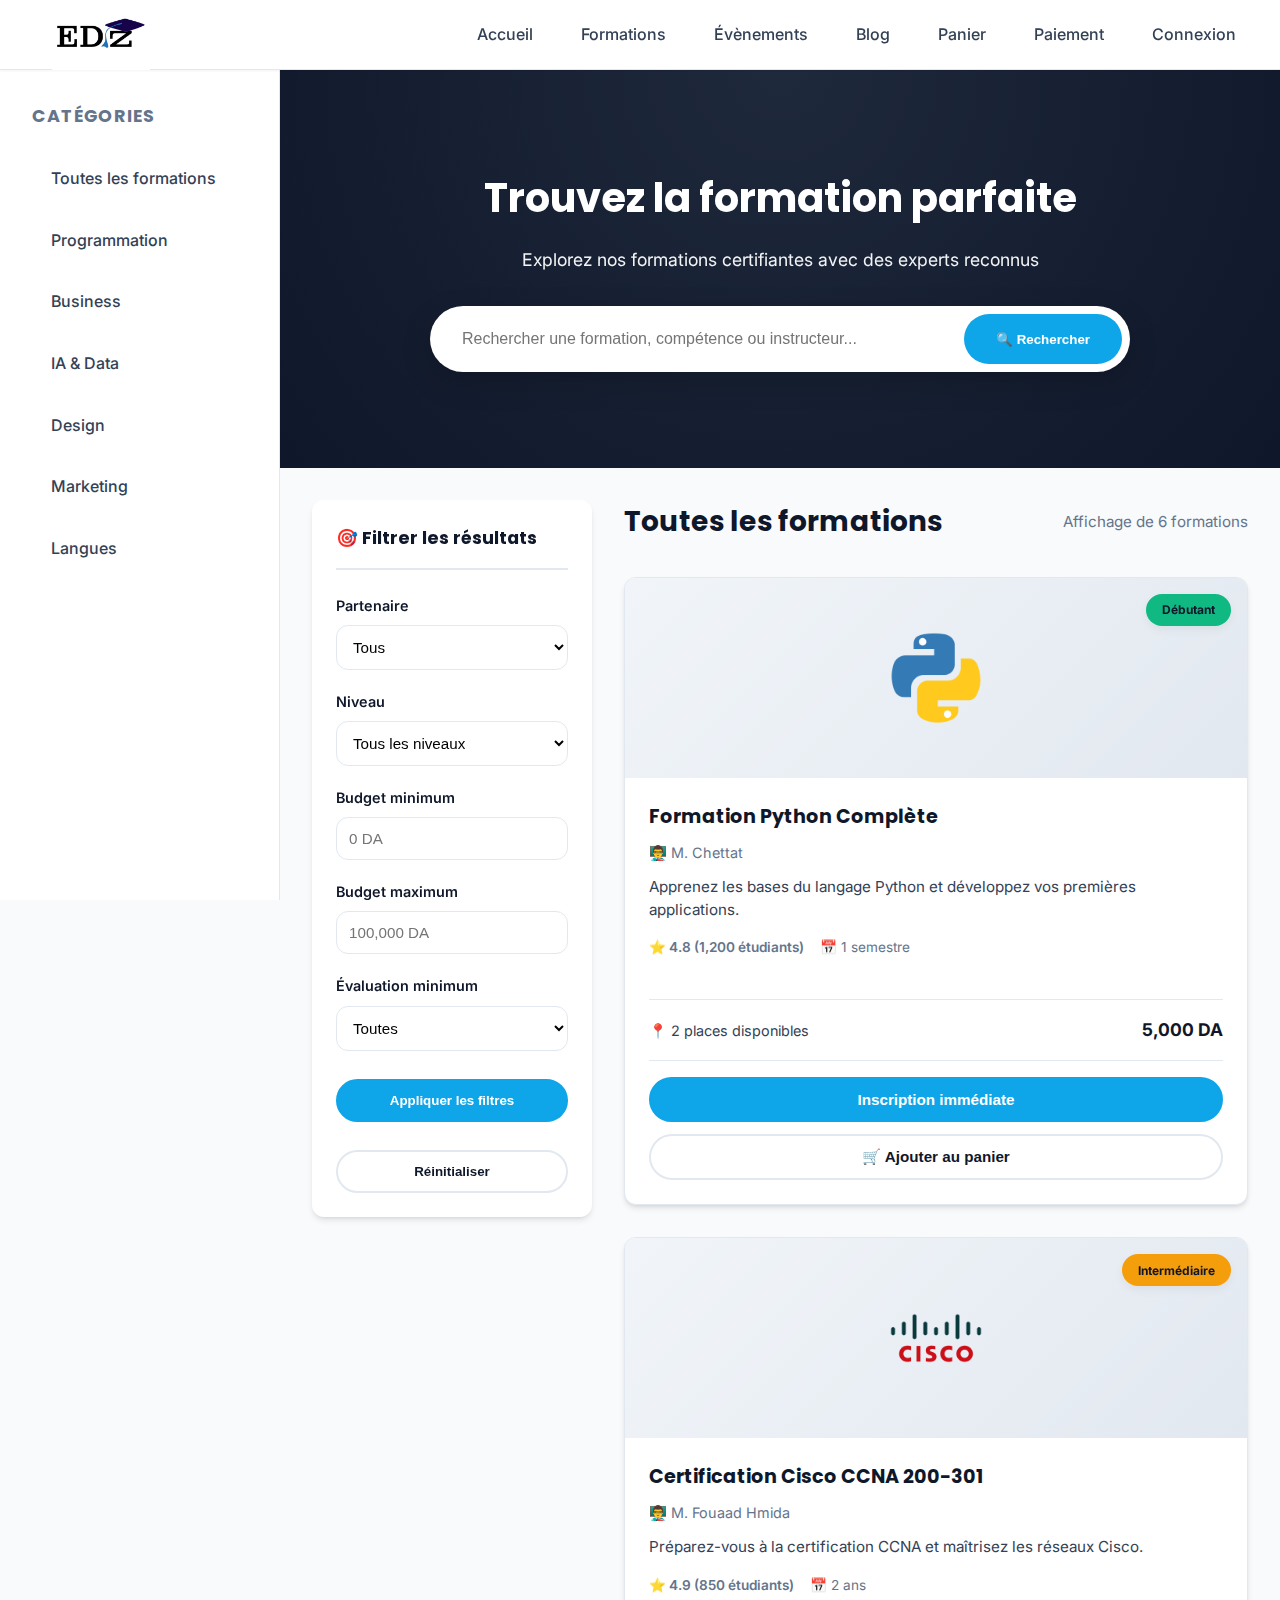
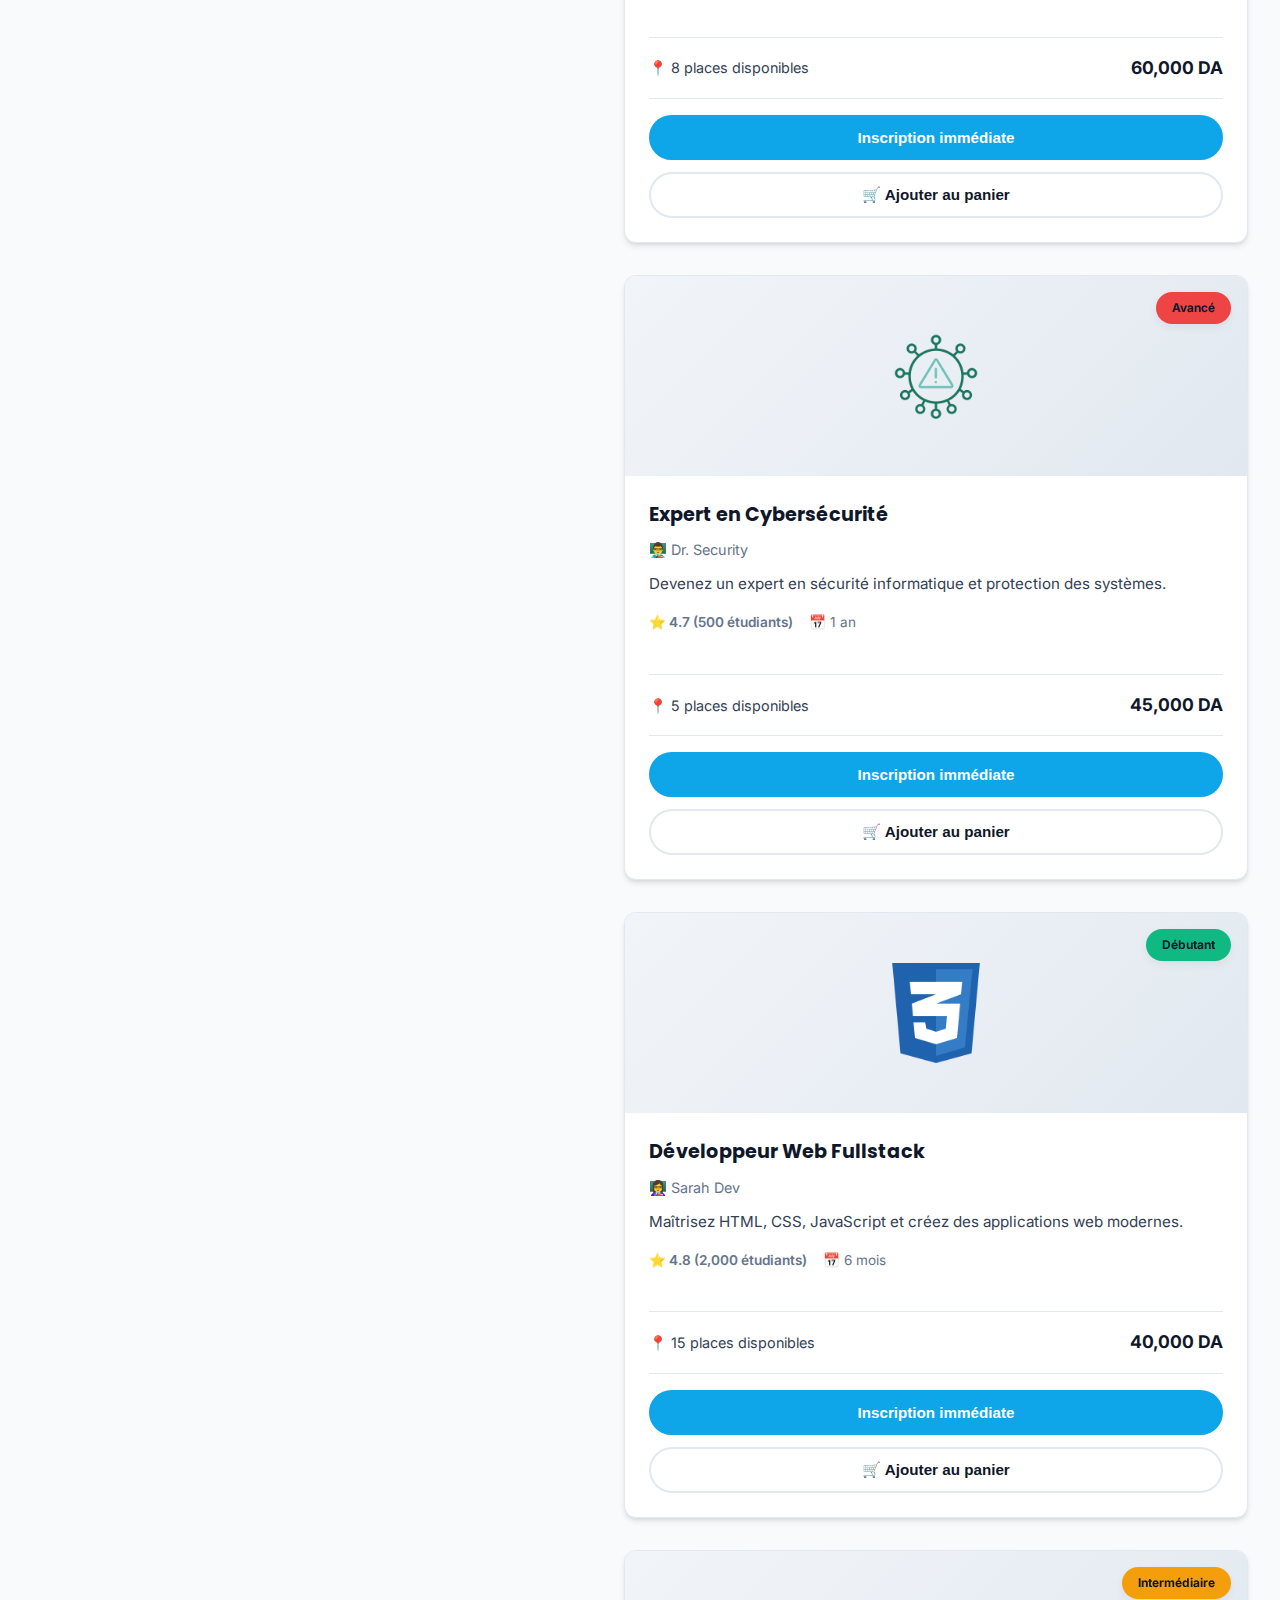
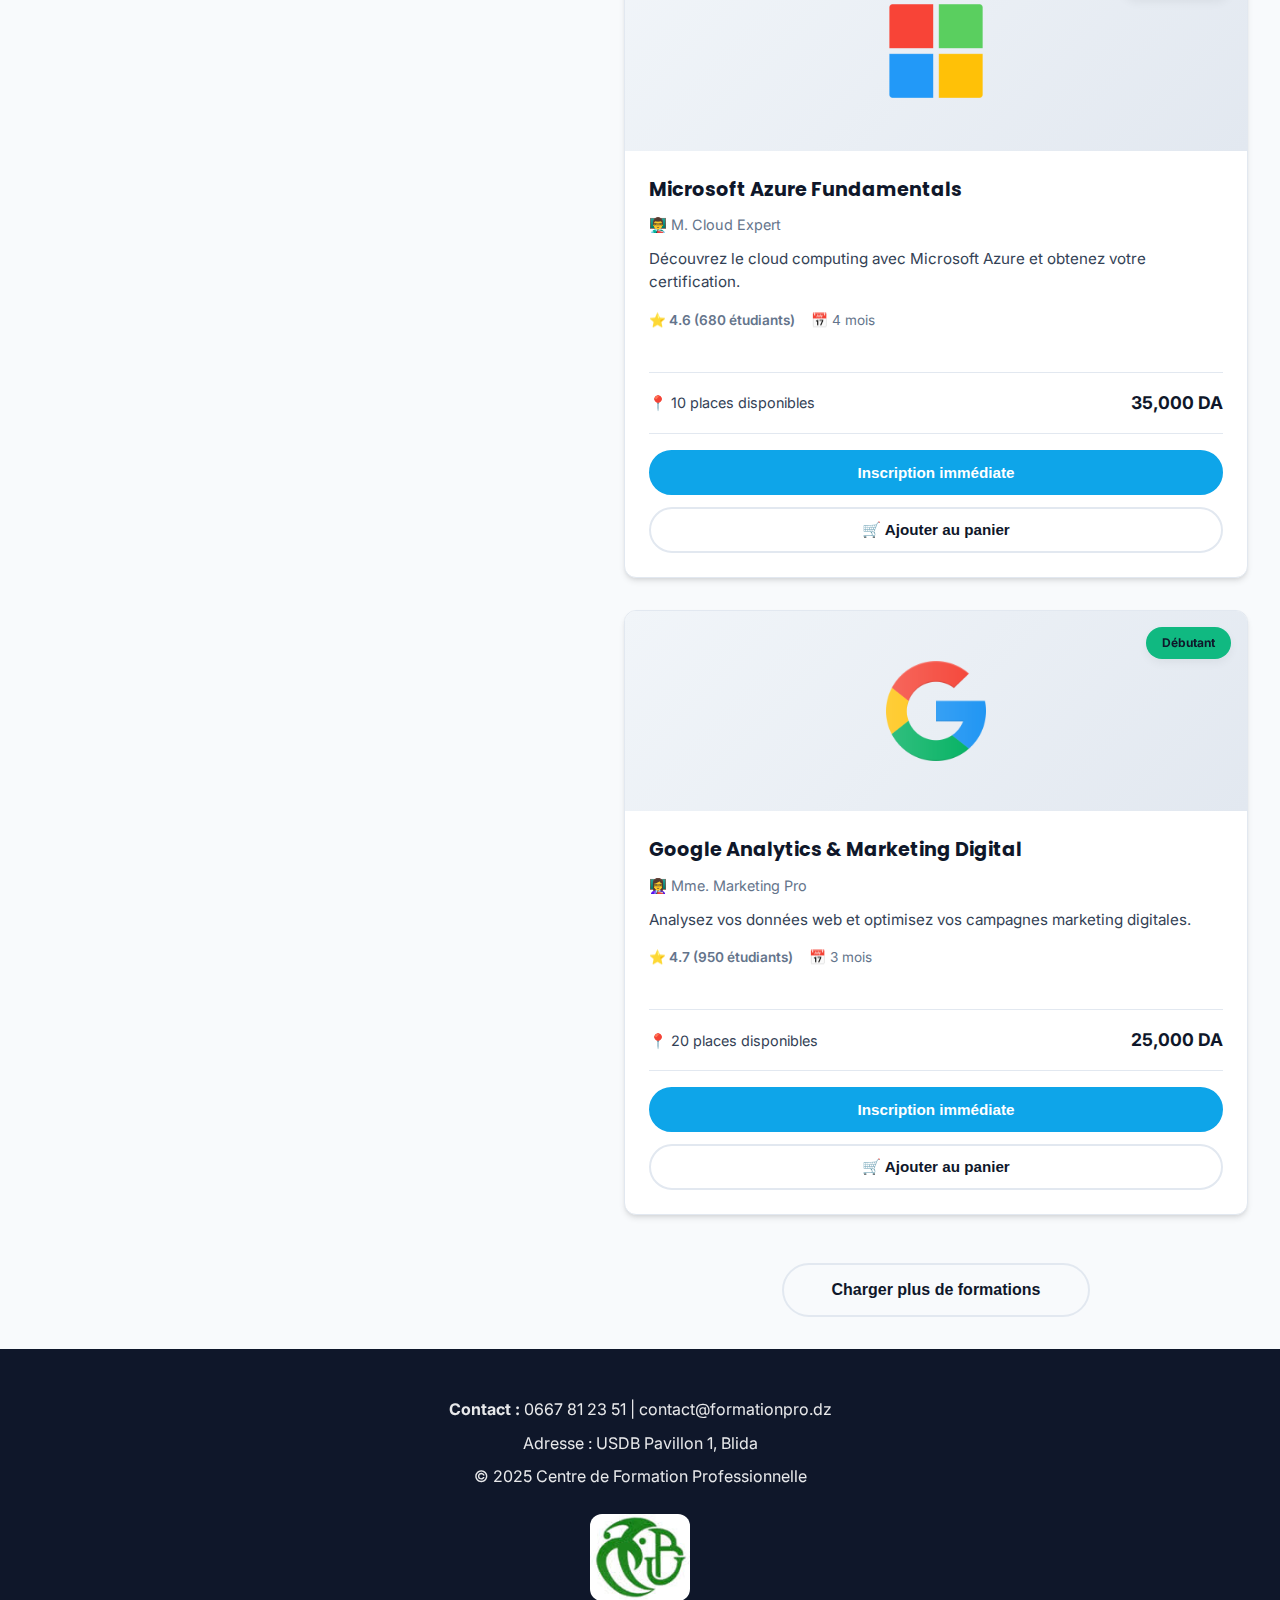
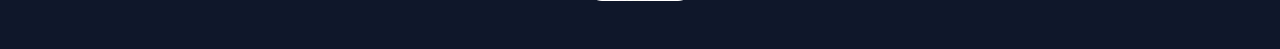
<file: formation.html>
<!DOCTYPE html>
<html lang="fr">

<head>
  <meta charset="UTF-8">
  <meta name="viewport" content="width=device-width, initial-scale=1.0">
  <title>Formations | Centre De Formation</title>
  <link rel="stylesheet" href="style.css">
</head>

<body>

  <!-- HEADER -->
  <header>
    <a href="formation.php" class="logo-link" style="margin-left: 20px;">
      <img src="logo/Desktop - 3.png" alt="Centre de Formation" style="height: 70px;">
    </a>


    <nav>
      <ul>
        <li><a href="index.html">Accueil</a></li>
        <li><a href="formation.php">Formations</a></li>
        <li><a href="evenements.html">Évènements</a></li>
        <li><a href="blog.html">Blog</a></li>
        <li><a href="panier.php">Panier</a></li>
        <li><a href="paiement.php">Paiement</a></li>
        <li><a href="login.php">Connexion</a></li>
      </ul>
    </nav>
  </header>


  <!-- SIDEBAR TOGGLE (CSS ONLY) -->
  <input type="checkbox" id="menu-toggle">

  <label for="menu-toggle" class="menu-btn">☰ Menu</label>

  <!-- ASIDE (SIDEBAR) -->
  <aside>
    <h2>Catégories</h2>
    <ol>
      <li><a href="#all">Toutes les formations</a></li>
      <li><a href="#programming"> Programmation</a></li>
      <li><a href="#business"> Business</a></li>
      <li><a href="#data"> IA & Data</a></li>
      <li><a href="#design"> Design</a></li>
      <li><a href="#marketing"> Marketing</a></li>
      <li><a href="#languages"> Langues</a></li>
    </ol>
  </aside>


  <!-- MAIN CONTENT -->
  <main>
    <!-- SEARCH BAR SECTION -->
    <section class="search-section">
      <div class="search-container">
        <h1>Trouvez la formation parfaite</h1>
        <p class="search-subtitle">Explorez nos formations certifiantes avec des experts reconnus</p>
        <div class="course-search-bar">
          <input type="text" placeholder="Rechercher une formation, compétence ou instructeur...">
          <button class="btn-search">🔍 Rechercher</button>
        </div>
      </div>
    </section>

    <!-- FORMATIONS LAYOUT -->
    <div class="formations-layout">
      <!-- FILTERS SIDEBAR -->
      <section id="filtres">
        <h3>🎯 Filtrer les résultats</h3>

        <form>
          <div class="filter-group">
            <label for="partenaire">Partenaire</label>
            <select id="partenaire">
              <option>Tous</option>
              <option>Microsoft</option>
              <option>Google</option>
              <option>Cisco</option>
              <option>Bencherchali Corp</option>
            </select>
          </div>

          <div class="filter-group">
            <label for="niveau">Niveau</label>
            <select id="niveau">
              <option>Tous les niveaux</option>
              <option>Débutant</option>
              <option>Intermédiaire</option>
              <option>Avancé</option>
            </select>
          </div>

          <div class="filter-group">
            <label for="budget-min">Budget minimum</label>
            <input type="number" id="budget-min" placeholder="0 DA">
          </div>

          <div class="filter-group">
            <label for="budget-max">Budget maximum</label>
            <input type="number" id="budget-max" placeholder="100,000 DA">
          </div>

          <div class="filter-group">
            <label for="evaluation">Évaluation minimum</label>
            <select id="evaluation">
              <option>Toutes</option>
              <option>⭐⭐⭐⭐⭐ 5 étoiles</option>
              <option>⭐⭐⭐⭐ 4+ étoiles</option>
              <option>⭐⭐⭐ 3+ étoiles</option>
            </select>
          </div>

          <button type="submit" class="btn btn-primary filter-btn">Appliquer les filtres</button>
          <button type="reset" class="btn btn-secondary filter-btn">Réinitialiser</button>
        </form>
      </section>

      <!-- COURSES GRID -->
      <section id="formations">
        <div class="formations-header">
          <h2>Toutes les formations</h2>
          <p class="results-count">Affichage de 6 formations</p>
        </div>

        <div class="formations-grid">
          <!-- Course 1: Python -->
          <article class="formation">
            <div class="formation-thumb">
              <img src="4375050_logo_python_icon.png" alt="Python">
              <span class="badge badge-beginner">Débutant</span>
            </div>
            <div class="formation-content">
              <h3>Formation Python Complète</h3>
              <p class="formation-instructor">👨‍🏫 M. Chettat</p>
              <p class="formation-description">Apprenez les bases du langage Python et développez vos premières
                applications.</p>

              <div class="formation-meta">
                <span class="rating">⭐ 4.8 (1,200 étudiants)</span>
                <span class="duration">📅 1 semestre</span>
              </div>

              <div class="formation-details">
                <span class="places">📍 2 places disponibles</span>
                <span class="price">5,000 DA</span>
              </div>

              <div class="formation-buttons">
                <button class="btn btn-primary">Inscription immédiate</button>
                <button class="btn btn-secondary">🛒 Ajouter au panier</button>
              </div>
            </div>
          </article>

          <!-- Course 2: Cisco CCNA -->
          <article class="formation">
            <div class="formation-thumb">
              <img src="294687_cisco_icon.png" alt="Cisco">
              <span class="badge badge-intermediate">Intermédiaire</span>
            </div>
            <div class="formation-content">
              <h3>Certification Cisco CCNA 200-301</h3>
              <p class="formation-instructor">👨‍🏫 M. Fouaad Hmida</p>
              <p class="formation-description">Préparez-vous à la certification CCNA et maîtrisez les réseaux Cisco.</p>

              <div class="formation-meta">
                <span class="rating">⭐ 4.9 (850 étudiants)</span>
                <span class="duration">📅 2 ans</span>
              </div>

              <div class="formation-details">
                <span class="places">📍 8 places disponibles</span>
                <span class="price">60,000 DA</span>
              </div>

              <div class="formation-buttons">
                <button class="btn btn-primary">Inscription immédiate</button>
                <button class="btn btn-secondary">🛒 Ajouter au panier</button>
              </div>
            </div>
          </article>

          <!-- Course 3: Cybersecurity -->
          <article class="formation">
            <div class="formation-thumb">
              <img src="12983448_virus_malware_trojan_cybersecurity_icon.png" alt="Security">
              <span class="badge badge-advanced">Avancé</span>
            </div>
            <div class="formation-content">
              <h3>Expert en Cybersécurité</h3>
              <p class="formation-instructor">👨‍🏫 Dr. Security</p>
              <p class="formation-description">Devenez un expert en sécurité informatique et protection des systèmes.
              </p>

              <div class="formation-meta">
                <span class="rating">⭐ 4.7 (500 étudiants)</span>
                <span class="duration">📅 1 an</span>
              </div>

              <div class="formation-details">
                <span class="places">📍 5 places disponibles</span>
                <span class="price">45,000 DA</span>
              </div>

              <div class="formation-buttons">
                <button class="btn btn-primary">Inscription immédiate</button>
                <button class="btn btn-secondary">🛒 Ajouter au panier</button>
              </div>
            </div>
          </article>

          <!-- Course 4: Web Development -->
          <article class="formation">
            <div class="formation-thumb">
              <img src="317756_badge_css_css3_achievement_award_icon.png" alt="Web Dev">
              <span class="badge badge-beginner">Débutant</span>
            </div>
            <div class="formation-content">
              <h3>Développeur Web Fullstack</h3>
              <p class="formation-instructor">👩‍🏫 Sarah Dev</p>
              <p class="formation-description">Maîtrisez HTML, CSS, JavaScript et créez des applications web modernes.
              </p>

              <div class="formation-meta">
                <span class="rating">⭐ 4.8 (2,000 étudiants)</span>
                <span class="duration">📅 6 mois</span>
              </div>

              <div class="formation-details">
                <span class="places">📍 15 places disponibles</span>
                <span class="price">40,000 DA</span>
              </div>

              <div class="formation-buttons">
                <button class="btn btn-primary">Inscription immédiate</button>
                <button class="btn btn-secondary">🛒 Ajouter au panier</button>
              </div>
            </div>
          </article>

          <!-- Course 5: Microsoft Azure -->
          <article class="formation">
            <div class="formation-thumb">
              <img src="4202105_microsoft_logo_social_social media_icon.png" alt="Microsoft">
              <span class="badge badge-intermediate">Intermédiaire</span>
            </div>
            <div class="formation-content">
              <h3>Microsoft Azure Fundamentals</h3>
              <p class="formation-instructor">👨‍🏫 M. Cloud Expert</p>
              <p class="formation-description">Découvrez le cloud computing avec Microsoft Azure et obtenez votre
                certification.</p>

              <div class="formation-meta">
                <span class="rating">⭐ 4.6 (680 étudiants)</span>
                <span class="duration">📅 4 mois</span>
              </div>

              <div class="formation-details">
                <span class="places">📍 10 places disponibles</span>
                <span class="price">35,000 DA</span>
              </div>

              <div class="formation-buttons">
                <button class="btn btn-primary">Inscription immédiate</button>
                <button class="btn btn-secondary">🛒 Ajouter au panier</button>
              </div>
            </div>
          </article>

          <!-- Course 6: Google Analytics -->
          <article class="formation">
            <div class="formation-thumb">
              <img src="2993685_brand_brands_google_logo_logos_icon.png" alt="Google">
              <span class="badge badge-beginner">Débutant</span>
            </div>
            <div class="formation-content">
              <h3>Google Analytics & Marketing Digital</h3>
              <p class="formation-instructor">👩‍🏫 Mme. Marketing Pro</p>
              <p class="formation-description">Analysez vos données web et optimisez vos campagnes marketing digitales.
              </p>

              <div class="formation-meta">
                <span class="rating">⭐ 4.7 (950 étudiants)</span>
                <span class="duration">📅 3 mois</span>
              </div>

              <div class="formation-details">
                <span class="places">📍 20 places disponibles</span>
                <span class="price">25,000 DA</span>
              </div>

              <div class="formation-buttons">
                <button class="btn btn-primary">Inscription immédiate</button>
                <button class="btn btn-secondary">🛒 Ajouter au panier</button>
              </div>
            </div>
          </article>
        </div>

        <!-- Load More Button -->
        <div class="load-more-container">
          <button class="btn btn-secondary load-more-btn">Charger plus de formations</button>
        </div>
      </section>
    </div>
  </main>


  <!-- FOOTER -->
  <footer>
    <p><strong>Contact :</strong> 0667 81 23 51 | contact@formationpro.dz</p>
    <p>Adresse : USDB Pavillon 1, Blida</p>
    <p>&copy; 2025 Centre de Formation Professionnelle</p>
    <img src="images.jpg" alt="Image du panier" width="100">
  </footer>

</body>

</html>
</file>
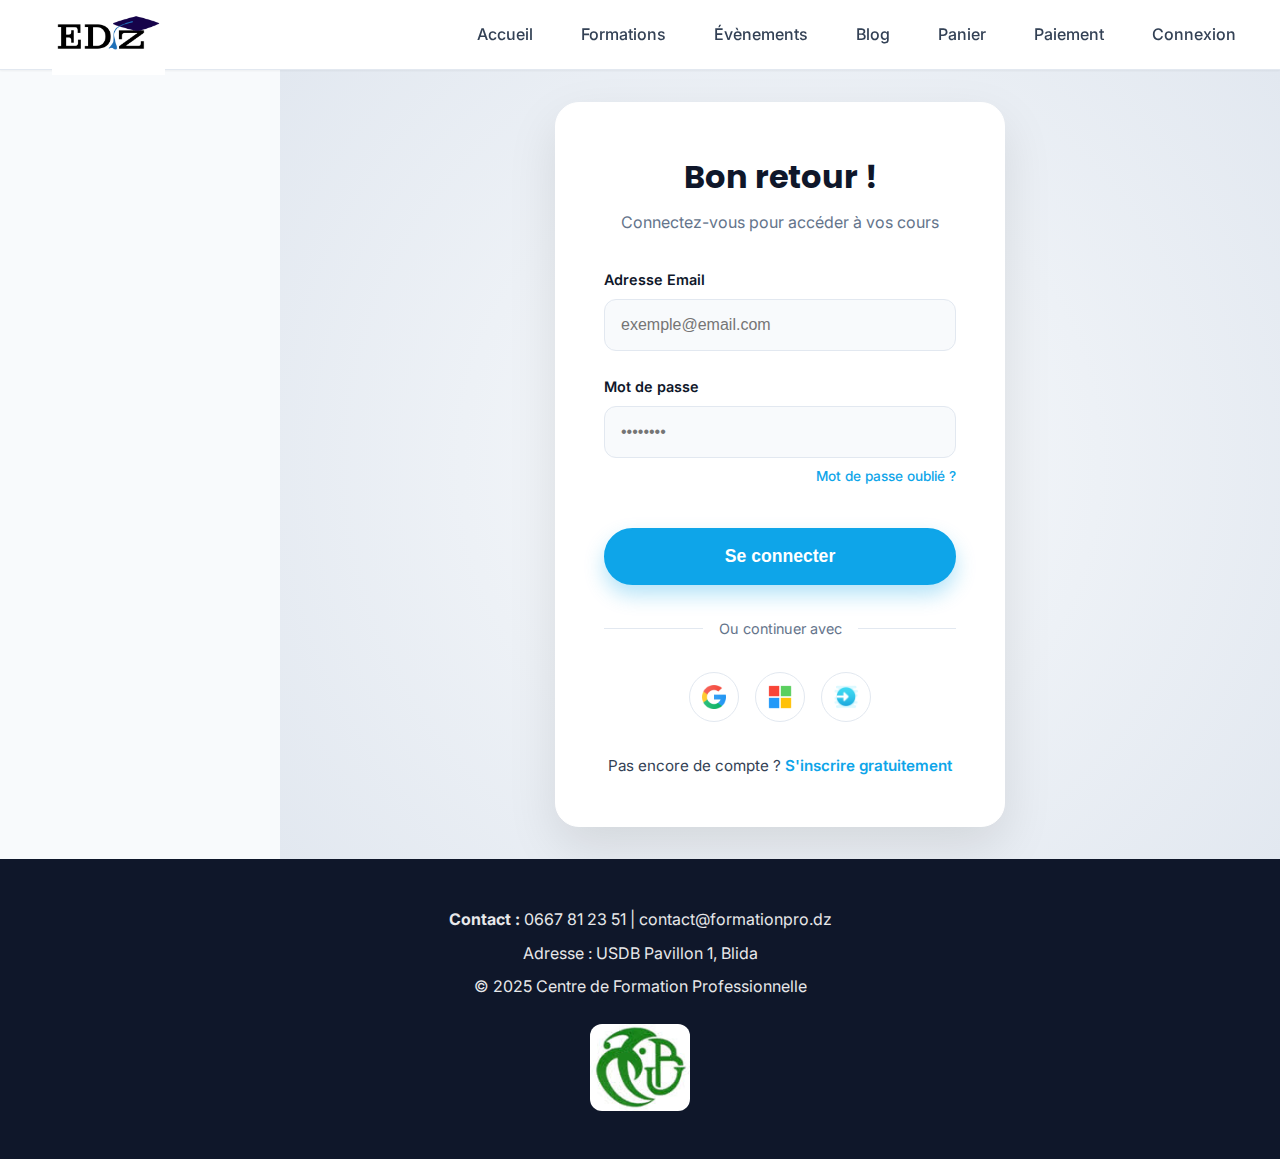
<file: login.html>
<!DOCTYPE html>
<html lang="fr">

<head>
  <meta charset="UTF-8">
  <meta name="viewport" content="width=device-width, initial-scale=1.0">
  <title>Connexion | Centre De Formation</title>
  <link rel="stylesheet" href="style.css">
  <style>
    /* Login Page Specific Styles */
    .auth-section {
      display: flex;
      align-items: center;
      justify-content: center;
      min-height: 80vh;
      background: radial-gradient(circle at 50% 50%, #f8fafc 0%, #e2e8f0 100%);
      padding: 2rem;
    }

    .auth-card {
      background: white;
      padding: 3rem;
      border-radius: 24px;
      box-shadow: 0 20px 50px rgba(0, 0, 0, 0.1);
      width: 100%;
      max-width: 450px;
      text-align: center;
      border: 1px solid white;
    }

    .auth-header {
      margin-bottom: 2rem;
    }

    .auth-header h1 {
      font-family: var(--font-heading);
      color: var(--secondary);
      font-size: 2rem;
      margin-bottom: 0.5rem;
    }

    .auth-header p {
      color: var(--text-light);
    }

    .auth-form .form-group {
      margin-bottom: 1.5rem;
      text-align: left;
    }

    .auth-form label {
      display: block;
      margin-bottom: 0.5rem;
      font-weight: 600;
      color: var(--secondary);
      font-size: 0.9rem;
    }

    .auth-form input {
      width: 100%;
      padding: 1rem;
      border: 1px solid var(--border);
      border-radius: var(--radius);
      font-size: 1rem;
      transition: all 0.2s;
      background: #f8fafc;
    }

    .auth-form input:focus {
      outline: none;
      border-color: var(--primary);
      background: white;
      box-shadow: 0 0 0 4px rgba(14, 165, 233, 0.1);
    }

    .forgot-password {
      display: block;
      text-align: right;
      font-size: 0.85rem;
      color: var(--primary);
      margin-top: 0.5rem;
      font-weight: 500;
    }

    .login-btn {
      width: 100%;
      padding: 1rem;
      font-size: 1.1rem;
      margin-top: 1rem;
      box-shadow: 0 10px 20px rgba(14, 165, 233, 0.3);
    }

    .divider {
      margin: 2rem 0;
      display: flex;
      align-items: center;
      color: var(--text-light);
      font-size: 0.9rem;
    }

    .divider::before,
    .divider::after {
      content: "";
      flex: 1;
      height: 1px;
      background: var(--border);
    }

    .divider span {
      padding: 0 1rem;
    }

    .social-login {
      display: flex;
      gap: 1rem;
      justify-content: center;
    }

    .social-btn {
      width: 50px;
      height: 50px;
      border-radius: 50%;
      border: 1px solid var(--border);
      background: white;
      display: flex;
      align-items: center;
      justify-content: center;
      cursor: pointer;
      transition: all 0.2s;
    }

    .social-btn:hover {
      transform: translateY(-3px);
      box-shadow: var(--shadow);
      border-color: var(--primary);
    }

    .social-btn img {
      width: 24px;
      height: 24px;
    }

    .auth-footer {
      margin-top: 2rem;
      font-size: 0.95rem;
      color: var(--text);
    }

    .auth-footer a {
      color: var(--primary);
      font-weight: 600;
    }
  </style>
</head>

<body>

  <!-- HEADER -->
  <header>
    <a href="login.php" class="logo-link" style="margin-left: 20px;">
      <img src="logo/Desktop - 3.png" alt="Centre de Formation" style="height: 80px;">
    </a>


    <nav>
      <ul>
        <li><a href="index.html">Accueil </a></li>
        <li><a href="formation.php">Formations </a></li>
        <li><a href="evenements.html">Évènements </a></li>
        <li><a href="blog.html">Blog </a></li>
        <li><a href="panier.php">Panier </a></li>
        <li><a href="paiement.php">Paiement </a></li>
        <li><a href="login.php">Connexion </a></li>
      </ul>
    </nav>
  </header>

  <!-- MAIN CONTENT -->
  <main>
    <section class="auth-section" id="auth-container">
      <div class="auth-card">
        <div class="auth-header">
          <h1>Bon retour !</h1>
          <p>Connectez-vous pour accéder à vos cours</p>
        </div>

        <form class="auth-form" id="login-form" action="login.php" method="POST">
          <div class="form-group">
            <label for="email">Adresse Email</label>
            <input type="email" id="email" name="email" placeholder="exemple@email.com" required>
          </div>

          <div class="form-group">
            <label for="password">Mot de passe</label>
            <input type="password" id="password" name="password" placeholder="••••••••" required>
            <a href="#" class="forgot-password">Mot de passe oublié ?</a>
          </div>

          <button type="submit" class="btn btn-primary login-btn">Se connecter</button>
        </form>

        <div class="divider">
          <span>Ou continuer avec</span>
        </div>

        <div class="social-login" id="social-login">
          <button class="social-btn" title="Google">
            <img src="2993685_brand_brands_google_logo_logos_icon.png" alt="Google">
          </button>
          <button class="social-btn" title="Microsoft">
            <img src="4202105_microsoft_logo_social_social media_icon.png" alt="Microsoft">
          </button>
          <button class="social-btn" title="LinkedIn">
            <img src="icons8-login-50.png" alt="LinkedIn">
          </button>
        </div>

        <div class="auth-footer">
          Pas encore de compte ? <a href="signup.html">S'inscrire gratuitement</a>
        </div>
      </div>
    </section>
  </main>

  <!-- FOOTER -->
  <footer>
    <p><strong>Contact :</strong> 0667 81 23 51 | contact@formationpro.dz</p>
    <p>Adresse : USDB Pavillon 1, Blida</p>
    <p>&copy; 2025 Centre de Formation Professionnelle</p>
    <img src="images.jpg" alt="Image du panier" width="100">
  </footer>

</body>

</html>
</file>
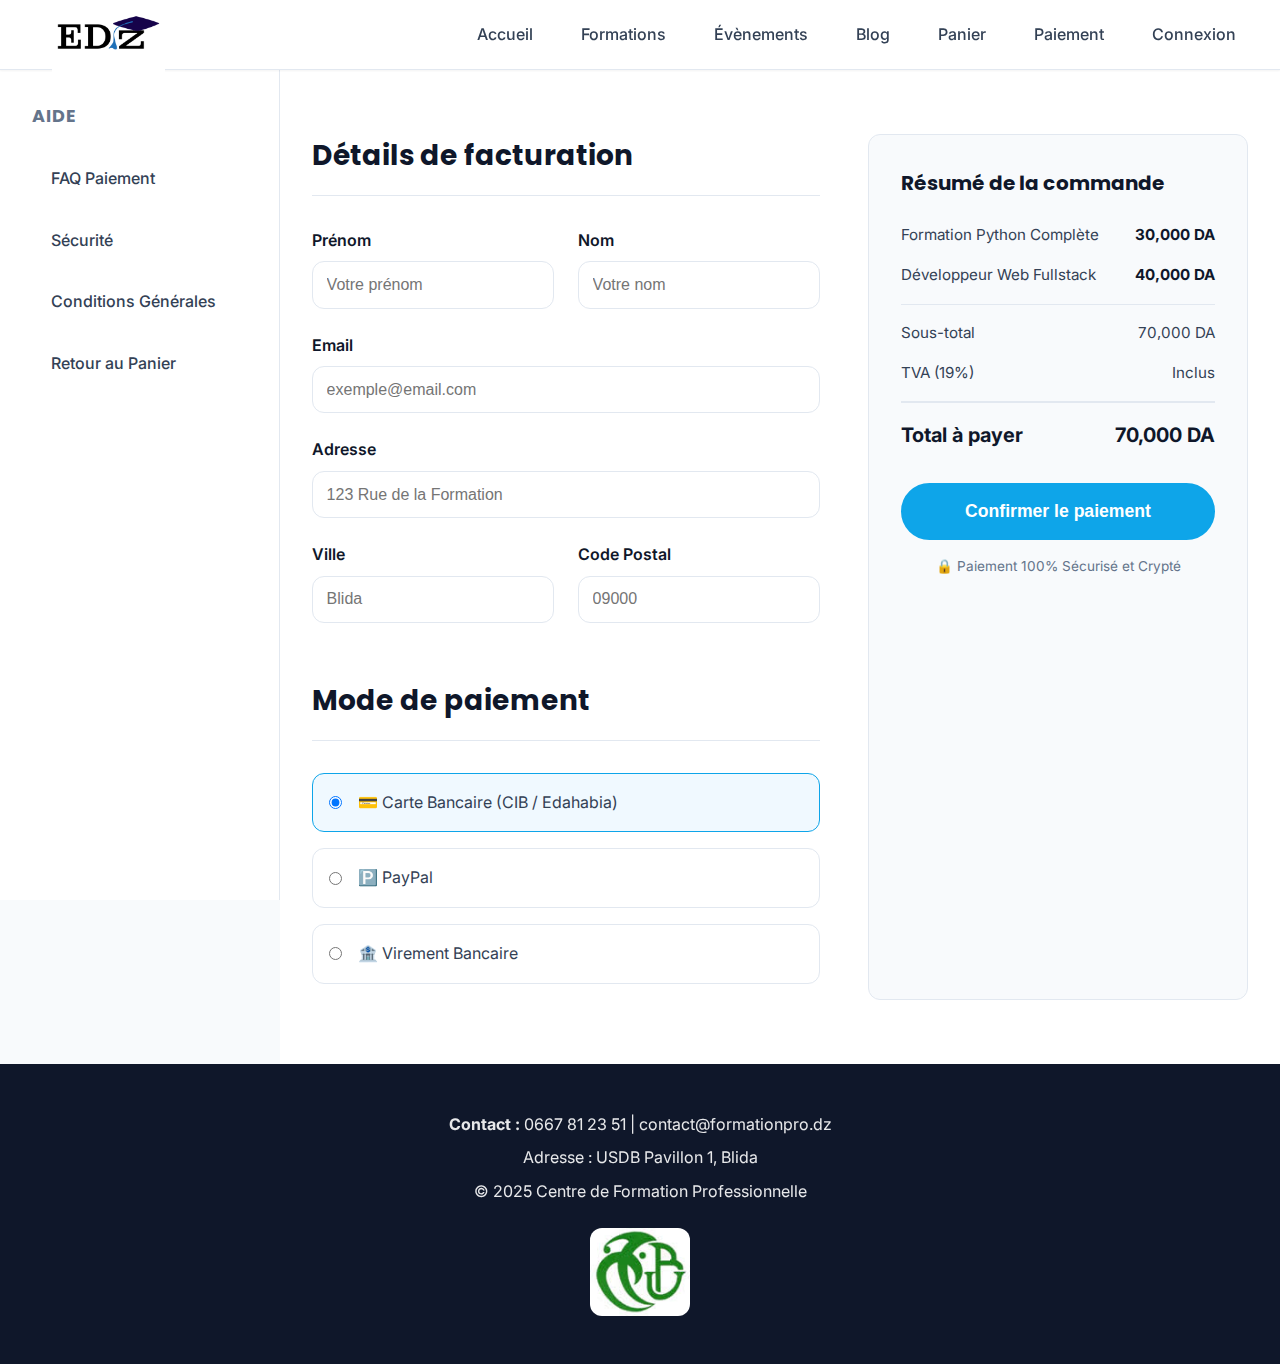
<file: paiement.html>
<!DOCTYPE html>
<html lang="fr">

<head>
  <meta charset="UTF-8">
  <meta name="viewport" content="width=device-width, initial-scale=1.0">
  <title>Paiement | Centre De Formation</title>
  <link rel="stylesheet" href="style.css">
  <style>
    /* Payment Page Specific Styles */
    .checkout-section {
      background: white;
      padding: 4rem 2rem;
      min-height: 80vh;
    }

    .checkout-container {
      max-width: 1100px;
      margin: 0 auto;
      display: grid;
      grid-template-columns: 1fr 380px;
      gap: 3rem;
    }

    .checkout-form-container h2 {
      font-family: var(--font-heading);
      color: var(--secondary);
      font-size: 1.75rem;
      margin-bottom: 2rem;
      padding-bottom: 1rem;
      border-bottom: 1px solid var(--border);
    }

    .form-group {
      margin-bottom: 1.5rem;
    }

    .form-group label {
      display: block;
      margin-bottom: 0.5rem;
      font-weight: 600;
      color: var(--secondary);
    }

    .form-group input,
    .form-group select {
      width: 100%;
      padding: 0.85rem;
      border: 1px solid var(--border);
      border-radius: var(--radius);
      font-size: 1rem;
      transition: border-color 0.2s;
    }

    .form-group input:focus,
    .form-group select:focus {
      outline: none;
      border-color: var(--primary);
    }

    .form-row {
      display: grid;
      grid-template-columns: 1fr 1fr;
      gap: 1.5rem;
    }

    /* Payment Methods */
    .payment-methods {
      margin-top: 2rem;
    }

    .payment-option {
      border: 1px solid var(--border);
      border-radius: var(--radius);
      padding: 1rem;
      margin-bottom: 1rem;
      cursor: pointer;
      transition: all 0.2s;
      display: flex;
      align-items: center;
      gap: 1rem;
    }

    .payment-option:hover,
    .payment-option.selected {
      border-color: var(--primary);
      background: #f0f9ff;
    }

    .payment-option input {
      width: auto;
    }

    /* Order Summary Sidebar */
    .order-summary-card {
      background: #f8fafc;
      padding: 2rem;
      border-radius: var(--radius);
      border: 1px solid var(--border);
      position: sticky;
      top: 100px;
    }

    .order-summary-card h3 {
      font-family: var(--font-heading);
      font-size: 1.25rem;
      margin-bottom: 1.5rem;
      color: var(--secondary);
    }

    .summary-item {
      display: flex;
      justify-content: space-between;
      margin-bottom: 1rem;
      font-size: 0.95rem;
      color: var(--text);
    }

    .summary-item strong {
      color: var(--secondary);
    }

    .total-line {
      border-top: 2px solid var(--border);
      padding-top: 1rem;
      margin-top: 1rem;
      font-size: 1.25rem;
      font-weight: 700;
      color: var(--secondary);
      display: flex;
      justify-content: space-between;
    }

    .pay-btn {
      width: 100%;
      margin-top: 2rem;
      padding: 1rem;
      font-size: 1.1rem;
    }

    .secure-badge {
      display: flex;
      align-items: center;
      justify-content: center;
      gap: 0.5rem;
      margin-top: 1rem;
      font-size: 0.85rem;
      color: var(--text-light);
    }

    @media (max-width: 900px) {
      .checkout-container {
        grid-template-columns: 1fr;
      }
    }
  </style>
</head>

<body>

  <!-- HEADER -->
  <header>
    <a href="paiement.php" class="logo-link" style="margin-left: 20px;">
      <img src="logo/Desktop - 3.png" alt="Centre de Formation" style="height: 80px;">
    </a>


    <nav>
      <ul>
        <li><a href="index.html">Accueil </a></li>
        <li><a href="formation.php">Formations </a></li>
        <li><a href="evenements.html">Évènements </a></li>
        <li><a href="blog.html">Blog </a></li>
        <li><a href="panier.php">Panier </a></li>
        <li><a href="paiement.php">Paiement </a></li>
        <li><a href="login.php">Connexion </a></li>
      </ul>
    </nav>
  </header>

  <!-- SIDEBAR TOGGLE (CSS ONLY) -->
  <input type="checkbox" id="menu-toggle">
  <label for="menu-toggle" class="menu-btn">☰ Menu</label>

  <!-- ASIDE (SIDEBAR) -->
  <aside>
    <h2>Aide</h2>
    <ol>
      <li><a href="#">FAQ Paiement</a></li>
      <li><a href="#">Sécurité</a></li>
      <li><a href="#">Conditions Générales</a></li>
      <li><a href="panier.php">Retour au Panier</a></li>
    </ol>
  </aside>

  <!-- MAIN CONTENT -->
  <main>
    <section class="checkout-section" id="checkout-container">
      <div class="checkout-container">

        <!-- Left Column: Billing & Payment -->
        <div class="checkout-form-container">
          <h2>Détails de facturation</h2>
          <form id="billing-form">
            <div class="form-row">
              <div class="form-group">
                <label for="firstname">Prénom</label>
                <input type="text" id="firstname" placeholder="Votre prénom" required>
              </div>
              <div class="form-group">
                <label for="lastname">Nom</label>
                <input type="text" id="lastname" placeholder="Votre nom" required>
              </div>
            </div>

            <div class="form-group">
              <label for="email">Email</label>
              <input type="email" id="email" placeholder="exemple@email.com" required>
            </div>

            <div class="form-group">
              <label for="address">Adresse</label>
              <input type="text" id="address" placeholder="123 Rue de la Formation" required>
            </div>

            <div class="form-row">
              <div class="form-group">
                <label for="city">Ville</label>
                <input type="text" id="city" placeholder="Blida" required>
              </div>
              <div class="form-group">
                <label for="zip">Code Postal</label>
                <input type="text" id="zip" placeholder="09000" required>
              </div>
            </div>

            <!-- Payment Methods -->
            <div class="payment-methods" id="payment-methods">
              <h2>Mode de paiement</h2>

              <label class="payment-option selected">
                <input type="radio" name="payment" checked>
                <span>💳 Carte Bancaire (CIB / Edahabia)</span>
              </label>

              <label class="payment-option">
                <input type="radio" name="payment">
                <span>🅿️ PayPal</span>
              </label>

              <label class="payment-option">
                <input type="radio" name="payment">
                <span>🏦 Virement Bancaire</span>
              </label>
            </div>
          </form>
        </div>

        <!-- Right Column: Order Summary -->
        <div class="order-summary-card" id="order-summary">
          <h3>Résumé de la commande</h3>

          <div class="summary-item">
            <span>Formation Python Complète</span>
            <strong>30,000 DA</strong>
          </div>
          <div class="summary-item">
            <span>Développeur Web Fullstack</span>
            <strong>40,000 DA</strong>
          </div>

          <hr style="border: 0; border-top: 1px solid var(--border); margin: 1rem 0;">

          <div class="summary-item">
            <span>Sous-total</span>
            <span>70,000 DA</span>
          </div>
          <div class="summary-item">
            <span>TVA (19%)</span>
            <span>Inclus</span>
          </div>

          <div class="total-line">
            <span>Total à payer</span>
            <span>70,000 DA</span>
          </div>

          <button type="submit" form="billing-form" class="btn btn-primary pay-btn" id="confirm-payment-btn">Confirmer
            le paiement</button>

          <div class="secure-badge">
            🔒 Paiement 100% Sécurisé et Crypté
          </div>
        </div>

      </div>
    </section>
  </main>

  <!-- FOOTER -->
  <footer>
    <p><strong>Contact :</strong> 0667 81 23 51 | contact@formationpro.dz</p>
    <p>Adresse : USDB Pavillon 1, Blida</p>
    <p>&copy; 2025 Centre de Formation Professionnelle</p>
    <img src="images.jpg" alt="Image du panier" width="100">
  </footer>

</body>

</html>
</file>
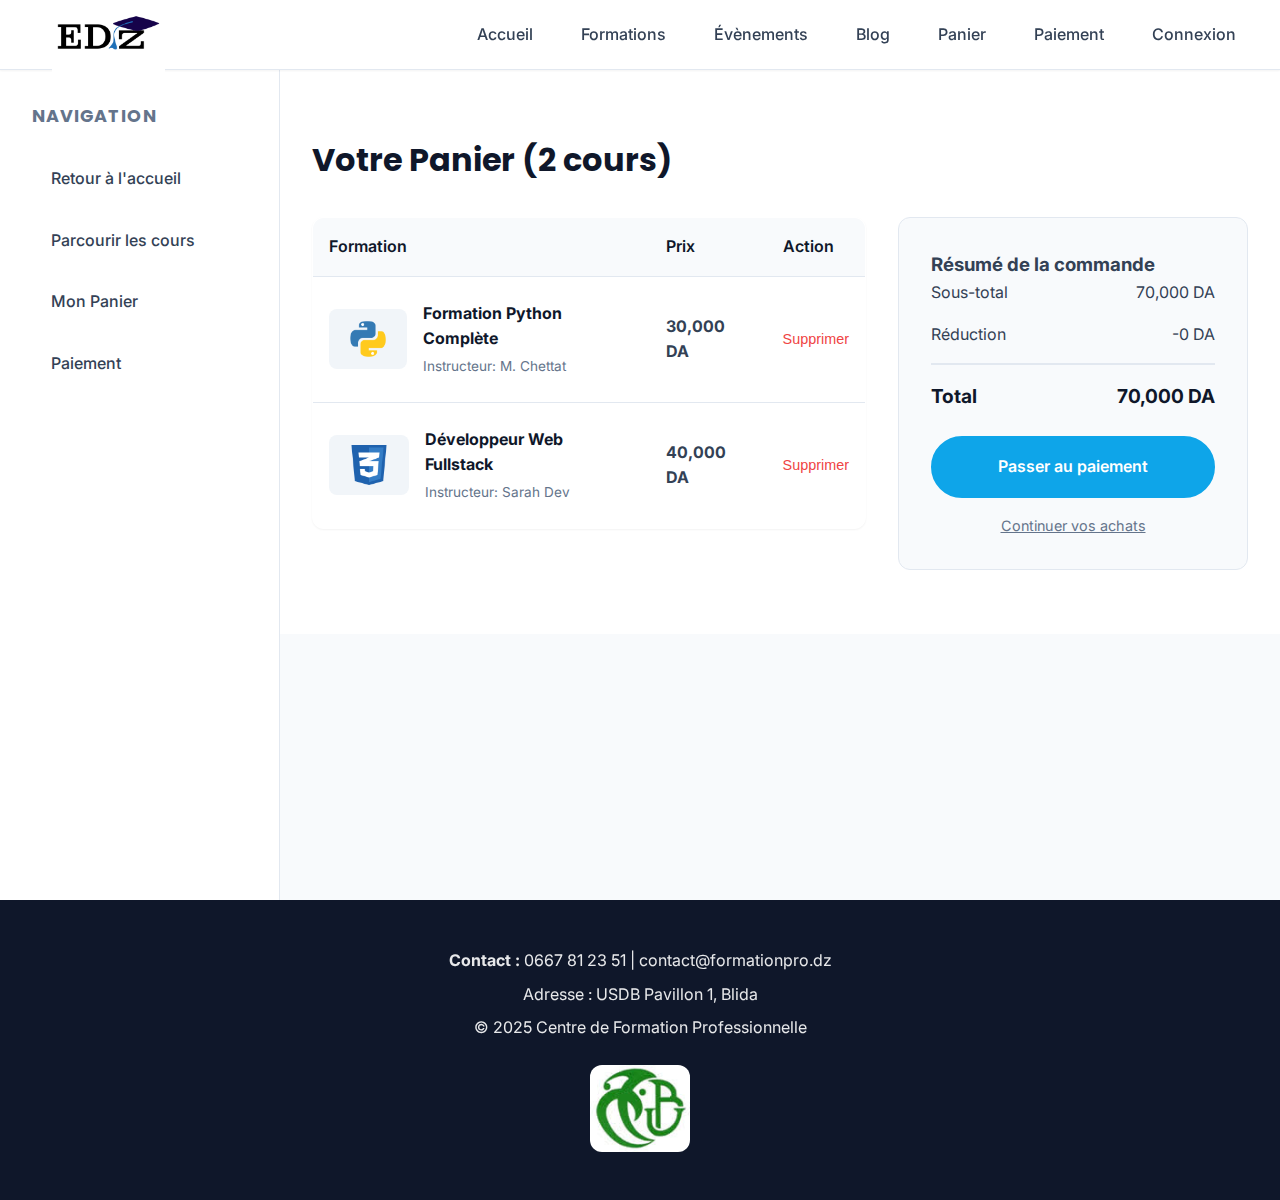
<file: panier.html>
<!DOCTYPE html>
<html lang="fr">

<head>
  <meta charset="UTF-8">
  <meta name="viewport" content="width=device-width, initial-scale=1.0">
  <title>Mon Panier | Centre De Formation</title>
  <link rel="stylesheet" href="style.css">
  <style>
    /* Cart Specific Styles */
    .cart-section {
      background: white;
      padding: 4rem 2rem;
      min-height: 60vh;
    }

    .cart-container {
      max-width: 1000px;
      margin: 0 auto;
      display: grid;
      grid-template-columns: 1fr 350px;
      gap: 2rem;
    }

    .cart-header {
      margin-bottom: 2rem;
    }

    .cart-header h1 {
      font-family: var(--font-heading);
      color: var(--secondary);
      font-size: 2rem;
    }

    /* Cart Items Table */
    .cart-table {
      width: 100%;
      border-collapse: collapse;
      background: white;
      border-radius: var(--radius);
      overflow: hidden;
      box-shadow: var(--shadow-sm);
      border: 1px solid var(--border);
    }

    .cart-table th {
      background: #f8fafc;
      text-align: left;
      padding: 1rem;
      font-weight: 600;
      color: var(--secondary);
      border-bottom: 1px solid var(--border);
    }

    .cart-table td {
      padding: 1.5rem 1rem;
      border-bottom: 1px solid var(--border);
      vertical-align: middle;
    }

    .cart-item-info {
      display: flex;
      align-items: center;
      gap: 1rem;
    }

    .cart-item-thumb {
      width: 80px;
      height: 60px;
      background: #f1f5f9;
      display: flex;
      align-items: center;
      justify-content: center;
      border-radius: 8px;
    }

    .cart-item-thumb img {
      max-width: 40px;
      max-height: 40px;
    }

    .cart-item-details h3 {
      font-size: 1rem;
      margin-bottom: 0.25rem;
      color: var(--secondary);
    }

    .cart-item-details p {
      font-size: 0.85rem;
      color: var(--text-light);
    }

    .remove-btn {
      color: var(--danger);
      background: none;
      border: none;
      cursor: pointer;
      font-weight: 500;
      font-size: 0.9rem;
      transition: color 0.2s;
    }

    .remove-btn:hover {
      text-decoration: underline;
    }

    /* Cart Summary */
    .cart-summary {
      background: #f8fafc;
      padding: 2rem;
      border-radius: var(--radius);
      border: 1px solid var(--border);
      height: fit-content;
      position: sticky;
      top: 100px;
    }

    .summary-row {
      display: flex;
      justify-content: space-between;
      margin-bottom: 1rem;
      color: var(--text);
    }

    .summary-total {
      border-top: 2px solid var(--border);
      padding-top: 1rem;
      margin-top: 1rem;
      font-weight: 700;
      font-size: 1.2rem;
      color: var(--secondary);
    }

    .checkout-btn {
      width: 100%;
      margin-top: 1.5rem;
      display: block;
      text-align: center;
    }

    .continue-shopping {
      display: block;
      text-align: center;
      margin-top: 1rem;
      font-size: 0.9rem;
      color: var(--text-light);
      text-decoration: underline;
    }

    @media (max-width: 900px) {
      .cart-container {
        grid-template-columns: 1fr;
      }
    }
  </style>
</head>

<body>

  <!-- HEADER -->
  <header>
    <a href="panier.php" class="logo-link" style="margin-left: 20px;">
      <img src="logo/Desktop - 3.png" alt="Centre de Formation" style="height: 80px;">
    </a>


    <nav>
      <ul>
        <li><a href="index.html">Accueil </a></li>
        <li><a href="formation.php">Formations </a></li>
        <li><a href="evenements.html">Évènements </a></li>
        <li><a href="blog.html">Blog </a></li>
        <li><a href="panier.php">Panier </a></li>
        <li><a href="paiement.php">Paiement </a></li>
        <li><a href="login.php">Connexion </a></li>
      </ul>
    </nav>
  </header>

  <!-- SIDEBAR TOGGLE (CSS ONLY) -->
  <input type="checkbox" id="menu-toggle">
  <label for="menu-toggle" class="menu-btn">☰ Menu</label>

  <!-- ASIDE (SIDEBAR) -->
  <aside>
    <h2>Navigation</h2>
    <ol>
      <li><a href="index.html">Retour à l'accueil</a></li>
      <li><a href="formation.php">Parcourir les cours</a></li>
      <li><a href="panier.php">Mon Panier</a></li>
      <li><a href="paiement.php">Paiement</a></li>
    </ol>
  </aside>

  <!-- MAIN CONTENT -->
  <main>
    <section class="cart-section" id="cart-container">
      <div class="cart-header">
        <h1>Votre Panier (2 cours)</h1>
      </div>

      <div class="cart-container">
        <!-- Cart Items List -->
        <div class="cart-items" id="cart-items">
          <table class="cart-table">
            <thead>
              <tr>
                <th>Formation</th>
                <th>Prix</th>
                <th>Action</th>
              </tr>
            </thead>
            <tbody>
              <!-- Item 1 -->
              <tr id="item-1">
                <td>
                  <div class="cart-item-info">
                    <div class="cart-item-thumb">
                      <img src="4375050_logo_python_icon.png" alt="Python">
                    </div>
                    <div class="cart-item-details">
                      <h3>Formation Python Complète</h3>
                      <p>Instructeur: M. Chettat</p>
                    </div>
                  </div>
                </td>
                <td><strong>30,000 DA</strong></td>
                <td><button class="remove-btn">Supprimer</button></td>
              </tr>
              <!-- Item 2 -->
              <tr id="item-2">
                <td>
                  <div class="cart-item-info">
                    <div class="cart-item-thumb">
                      <img src="317756_badge_css_css3_achievement_award_icon.png" alt="Web Dev">
                    </div>
                    <div class="cart-item-details">
                      <h3>Développeur Web Fullstack</h3>
                      <p>Instructeur: Sarah Dev</p>
                    </div>
                  </div>
                </td>
                <td><strong>40,000 DA</strong></td>
                <td><button class="remove-btn">Supprimer</button></td>
              </tr>
            </tbody>
          </table>
        </div>

        <!-- Cart Summary -->
        <div class="cart-summary" id="cart-summary">
          <h3>Résumé de la commande</h3>

          <div class="summary-row">
            <span>Sous-total</span>
            <span>70,000 DA</span>
          </div>
          <div class="summary-row">
            <span>Réduction</span>
            <span>-0 DA</span>
          </div>

          <div class="summary-row summary-total">
            <span>Total</span>
            <span>70,000 DA</span>
          </div>

          <a href="paiement.php" class="btn btn-primary checkout-btn" id="checkout-btn">Passer au paiement</a>
          <a href="formation.php" class="continue-shopping">Continuer vos achats</a>
        </div>
      </div>
    </section>
  </main>

  <!-- FOOTER -->
  <footer>
    <p><strong>Contact :</strong> 0667 81 23 51 | contact@formationpro.dz</p>
    <p>Adresse : USDB Pavillon 1, Blida</p>
    <p>&copy; 2025 Centre de Formation Professionnelle</p>
    <img src="images.jpg" alt="Image du panier" width="100">
  </footer>

</body>

</html>
</file>
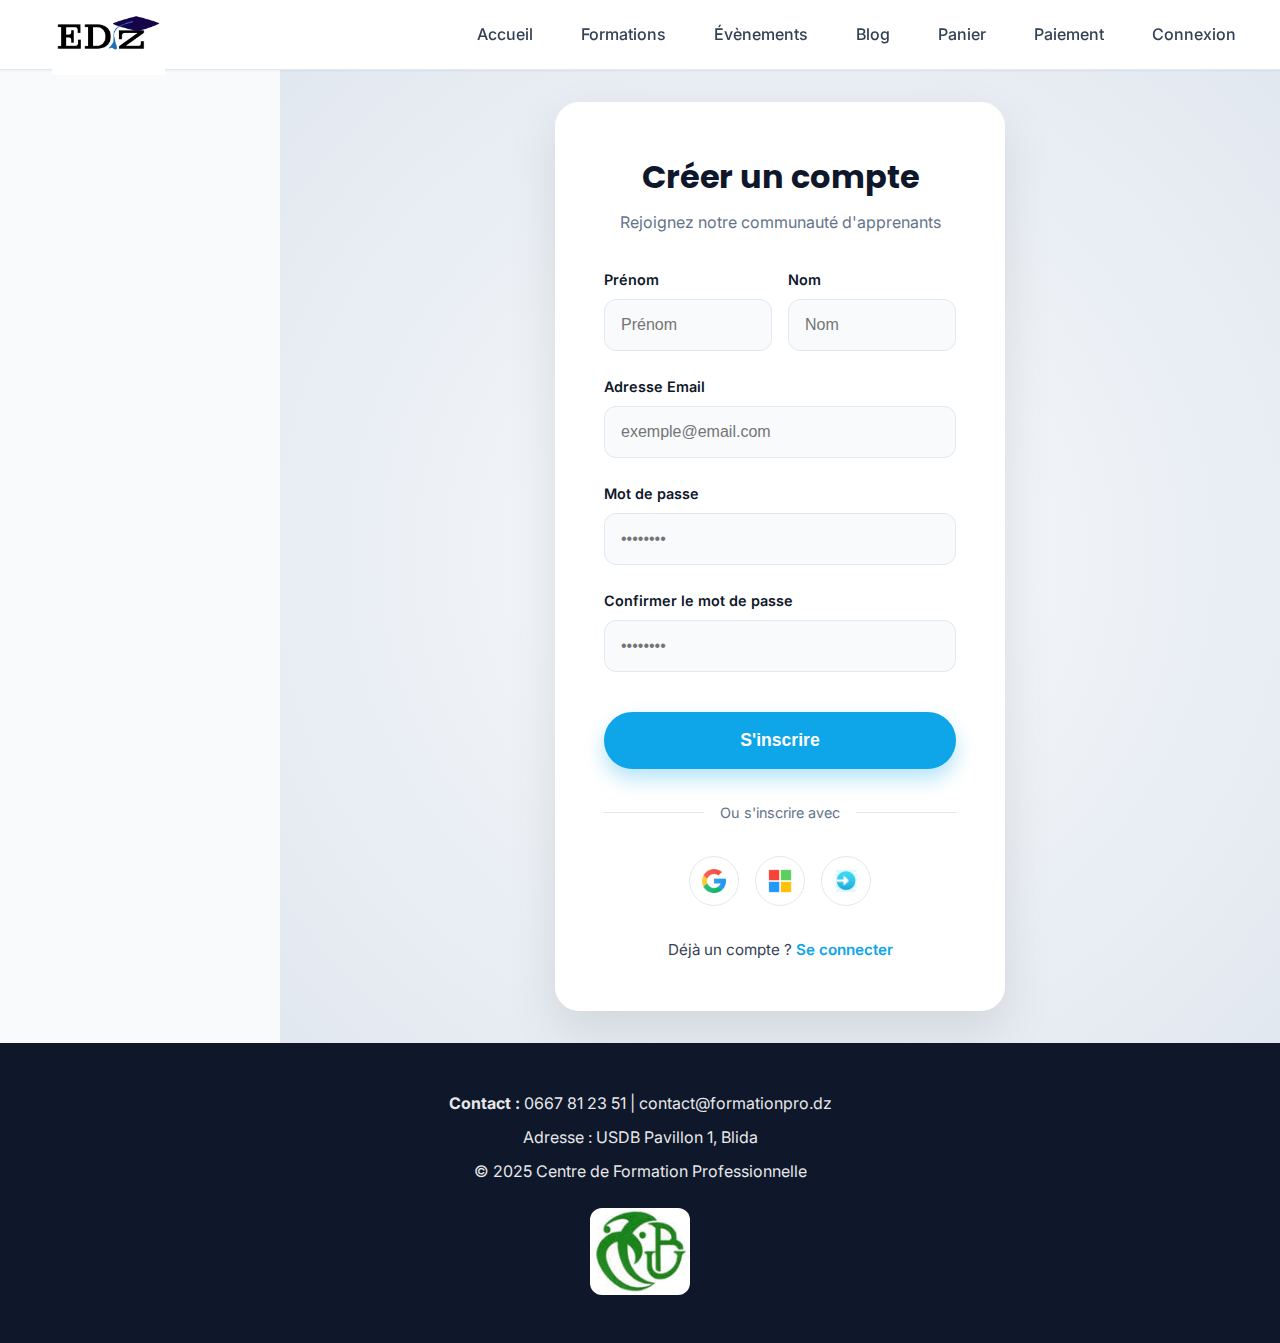
<file: signup.html>
<!DOCTYPE html>
<html lang="fr">

<head>
    <meta charset="UTF-8">
    <meta name="viewport" content="width=device-width, initial-scale=1.0">
    <title>Inscription | Centre De Formation</title>
    <link rel="stylesheet" href="style.css">
    <style>
        /* Reusing Login Styles */
        .auth-section {
            display: flex;
            align-items: center;
            justify-content: center;
            min-height: 80vh;
            background: radial-gradient(circle at 50% 50%, #f8fafc 0%, #e2e8f0 100%);
            padding: 2rem;
        }

        .auth-card {
            background: white;
            padding: 3rem;
            border-radius: 24px;
            box-shadow: 0 20px 50px rgba(0, 0, 0, 0.1);
            width: 100%;
            max-width: 450px;
            text-align: center;
            border: 1px solid white;
        }

        .auth-header {
            margin-bottom: 2rem;
        }

        .auth-header h1 {
            font-family: var(--font-heading);
            color: var(--secondary);
            font-size: 2rem;
            margin-bottom: 0.5rem;
        }

        .auth-header p {
            color: var(--text-light);
        }

        .auth-form .form-group {
            margin-bottom: 1.5rem;
            text-align: left;
        }

        .auth-form label {
            display: block;
            margin-bottom: 0.5rem;
            font-weight: 600;
            color: var(--secondary);
            font-size: 0.9rem;
        }

        .auth-form input {
            width: 100%;
            padding: 1rem;
            border: 1px solid var(--border);
            border-radius: var(--radius);
            font-size: 1rem;
            transition: all 0.2s;
            background: #f8fafc;
        }

        .auth-form input:focus {
            outline: none;
            border-color: var(--primary);
            background: white;
            box-shadow: 0 0 0 4px rgba(14, 165, 233, 0.1);
        }

        .login-btn {
            width: 100%;
            padding: 1rem;
            font-size: 1.1rem;
            margin-top: 1rem;
            box-shadow: 0 10px 20px rgba(14, 165, 233, 0.3);
        }

        .divider {
            margin: 2rem 0;
            display: flex;
            align-items: center;
            color: var(--text-light);
            font-size: 0.9rem;
        }

        .divider::before,
        .divider::after {
            content: "";
            flex: 1;
            height: 1px;
            background: var(--border);
        }

        .divider span {
            padding: 0 1rem;
        }

        .social-login {
            display: flex;
            gap: 1rem;
            justify-content: center;
        }

        .social-btn {
            width: 50px;
            height: 50px;
            border-radius: 50%;
            border: 1px solid var(--border);
            background: white;
            display: flex;
            align-items: center;
            justify-content: center;
            cursor: pointer;
            transition: all 0.2s;
        }

        .social-btn:hover {
            transform: translateY(-3px);
            box-shadow: var(--shadow);
            border-color: var(--primary);
        }

        .social-btn img {
            width: 24px;
            height: 24px;
        }

        .auth-footer {
            margin-top: 2rem;
            font-size: 0.95rem;
            color: var(--text);
        }

        .auth-footer a {
            color: var(--primary);
            font-weight: 600;
        }
    </style>
</head>

<body>

    <!-- HEADER -->
    <header>
        <a href="login.php" class="logo-link" style="margin-left: 20px;">
            <img src="logo/Desktop - 3.png" alt="Centre de Formation" style="height: 80px;">
        </a>

        <nav>
            <ul>
                <li><a href="index.html">Accueil </a></li>
                <li><a href="formation.php">Formations </a></li>
                <li><a href="evenements.html">Évènements </a></li>
                <li><a href="blog.html">Blog </a></li>
                <li><a href="panier.php">Panier </a></li>
                <li><a href="paiement.php">Paiement </a></li>
                <li><a href="login.php">Connexion </a></li>
            </ul>
        </nav>
    </header>

    <!-- MAIN CONTENT -->
    <main>
        <section class="auth-section" id="auth-container">
            <div class="auth-card">
                <div class="auth-header">
                    <h1>Créer un compte</h1>
                    <p>Rejoignez notre communauté d'apprenants</p>
                </div>

                <form class="auth-form" id="signup-form" action="signup.php" method="POST">
                    <div class="form-group" style="display: flex; gap: 1rem;">
                        <div style="flex: 1;">
                            <label for="first_name">Prénom</label>
                            <input type="text" id="first_name" name="first_name" placeholder="Prénom" required>
                        </div>
                        <div style="flex: 1;">
                            <label for="last_name">Nom</label>
                            <input type="text" id="last_name" name="last_name" placeholder="Nom" required>
                        </div>
                    </div>

                    <div class="form-group">
                        <label for="email">Adresse Email</label>
                        <input type="email" id="email" name="email" placeholder="exemple@email.com" required>
                    </div>

                    <div class="form-group">
                        <label for="password">Mot de passe</label>
                        <input type="password" id="password" name="password" placeholder="••••••••" required>
                    </div>

                    <div class="form-group">
                        <label for="confirm-password">Confirmer le mot de passe</label>
                        <input type="password" id="confirm-password" name="confirm_password" placeholder="••••••••"
                            required>
                    </div>

                    <button type="submit" class="btn btn-primary login-btn">S'inscrire</button>
                </form>

                <div class="divider">
                    <span>Ou s'inscrire avec</span>
                </div>

                <div class="social-login" id="social-signup">
                    <button class="social-btn" title="Google">
                        <img src="2993685_brand_brands_google_logo_logos_icon.png" alt="Google">
                    </button>
                    <button class="social-btn" title="Microsoft">
                        <img src="4202105_microsoft_logo_social_social media_icon.png" alt="Microsoft">
                    </button>
                    <button class="social-btn" title="LinkedIn">
                        <img src="icons8-login-50.png" alt="LinkedIn">
                    </button>
                </div>

                <div class="auth-footer">
                    Déjà un compte ? <a href="login.php">Se connecter</a>
                </div>
            </div>
        </section>
    </main>

    <!-- FOOTER -->
    <footer>
        <p><strong>Contact :</strong> 0667 81 23 51 | contact@formationpro.dz</p>
        <p>Adresse : USDB Pavillon 1, Blida</p>
        <p>&copy; 2025 Centre de Formation Professionnelle</p>
        <img src="images.jpg" alt="Image du panier" width="100">
    </footer>

</body>

</html>
</file>
<file: style.css>
/* =========================================
   1. VARIABLES & RESET
   ========================================= */
@import url('https://fonts.googleapis.com/css2?family=Inter:wght@400;500;600;700&family=Poppins:wght@500;600;700&display=swap');

:root {
    /* Colors */
    --primary: #0ea5e9;
    --primary-dark: #0284c7;
    --secondary: #0f172a;
    --accent: #f59e0b;
    --background: #f8fafc;
    --surface: #ffffff;
    --text: #334155;
    --text-light: #64748b;
    --border: #e2e8f0;
    --success: #10b981;
    --danger: #ef4444;

    /* Spacing & Layout */
    --header-height: 70px;
    --sidebar-width: 280px;
    --container-max: 1200px;
    --radius: 12px;
    --shadow-sm: 0 1px 2px 0 rgb(0 0 0 / 0.05);
    --shadow: 0 4px 6px -1px rgb(0 0 0 / 0.1), 0 2px 4px -2px rgb(0 0 0 / 0.1);
    --shadow-lg: 0 10px 15px -3px rgb(0 0 0 / 0.1), 0 4px 6px -4px rgb(0 0 0 / 0.1);

    /* Typography */
    --font-main: 'Inter', sans-serif;
    --font-heading: 'Poppins', sans-serif;
}

* {
    margin: 0;
    padding: 0;
    box-sizing: border-box;
}

html {
    scroll-behavior: smooth;
}

body {
    font-family: var(--font-main);
    background-color: var(--background);
    color: var(--text);
    line-height: 1.6;
    min-height: 100vh;

    display: grid;
    grid-template-columns: var(--sidebar-width) 1fr;
    grid-template-rows: auto 1fr auto;
    grid-template-areas:
        "header header"
        "sidebar content"
        "footer footer";
}

body.no-sidebar {
    grid-template-columns: 1fr;
    grid-template-areas:
        "header"
        "content"
        "footer";
}

img {
    max-width: 100%;
    height: auto;
    display: block;
}

a {
    text-decoration: none;
    color: inherit;
    transition: color 0.2s;
}

ul,
ol {
    list-style: none;
}

/* =========================================
   2. HEADER
   ========================================= */
header {
    grid-area: header;
    background: rgba(255, 255, 255, 0.9);
    backdrop-filter: blur(10px);
    border-bottom: 1px solid var(--border);
    height: var(--header-height);
    display: flex;
    align-items: center;
    justify-content: space-between;
    padding: 0 2rem;
    position: sticky;
    top: 0;
    z-index: 100;
    box-shadow: var(--shadow-sm);
}

header h1 {
    font-family: var(--font-heading);
    font-size: 1.5rem;
    color: var(--secondary);
    font-weight: 700;
}

header nav ul {
    display: flex;
    gap: 1.5rem;
}

header nav a {
    font-weight: 500;
    color: var(--text);
    padding: 0.5rem 0.75rem;
    border-radius: var(--radius);
    transition: all 0.2s;
}

header nav a:hover {
    color: var(--primary);
    background: #f0f9ff;
}

#logout a {
    color: var(--primary);
    /* Blue default */
    transition: color 0.3s ease, background 0.3s ease;
}

#logout a:hover {
    color: #ef4444;
    /* Light Red */
    background: #fee2e2;
    /* Very light red bg */
}

/* =========================================
   3. SIDEBAR
   ========================================= */
#menu-toggle {
    display: none;
}

.menu-btn {
    display: none;
    position: fixed;
    bottom: 20px;
    right: 20px;
    background: var(--primary);
    color: white;
    padding: 1rem;
    border-radius: 50%;
    box-shadow: var(--shadow-lg);
    z-index: 101;
    cursor: pointer;
    font-weight: 600;
}

aside {
    grid-area: sidebar;
    background: var(--surface);
    border-right: 1px solid var(--border);
    padding: 2rem;
    height: calc(100vh - var(--header-height));
    position: sticky;
    top: var(--header-height);
    overflow-y: auto;
}

aside h2 {
    font-family: var(--font-heading);
    font-size: 1.1rem;
    color: var(--text-light);
    text-transform: uppercase;
    letter-spacing: 0.05em;
    margin-bottom: 1.5rem;
}

aside ol {
    display: flex;
    flex-direction: column;
    gap: 0.75rem;
}

aside a {
    display: block;
    padding: 0.75rem 1rem;
    border-radius: var(--radius);
    color: var(--text);
    font-weight: 500;
    border-left: 3px solid transparent;
}

aside a:hover {
    background: #f1f5f9;
    color: var(--primary);
    border-left-color: var(--primary);
}

/* =========================================
   4. MAIN CONTENT
   ========================================= */
main {
    grid-area: content;
    padding: 0;
    max-width: 100%;
    margin: 0 auto;
    width: 100%;
}

.section-padding {
    padding: 4rem 2rem;
    max-width: var(--container-max);
    margin: 0 auto;
}

.bg-light {
    background-color: #f8fafc;
    width: 100%;
}

.bg-dark {
    background-color: var(--secondary);
    color: white;
    width: 100%;
}

.section-title,
.section-title-center {
    font-family: var(--font-heading);
    font-size: 2rem;
    color: var(--secondary);
    margin-bottom: 2rem;
    font-weight: 700;
}

.section-title-center {
    text-align: center;
}

/* HERO SECTION */
.hero-section {
    display: grid;
    grid-template-columns: 1fr 1fr;
    gap: 4rem;
    align-items: center;
    padding: 4rem 2rem;
    max-width: var(--container-max);
    margin: 0 auto;
    min-height: 80vh;
}

.hero-content h1 {
    font-size: 3.5rem;
    line-height: 1.2;
    margin-bottom: 1.5rem;
    color: var(--secondary);
}

.hero-subtitle {
    font-size: 1.25rem;
    color: var(--text-light);
    margin-bottom: 2rem;
}

.hero-search {
    display: flex;
    gap: 1rem;
    margin-bottom: 2rem;
    background: white;
    padding: 0.5rem;
    border-radius: 50px;
    box-shadow: var(--shadow-lg);
    border: 1px solid var(--border);
}

.hero-search input {
    flex: 1;
    border: none;
    padding: 1rem 1.5rem;
    font-size: 1rem;
    outline: none;
    border-radius: 50px;
}

.btn-search {
    background: var(--primary);
    color: white;
    border: none;
    padding: 0.75rem 2rem;
    border-radius: 50px;
    font-weight: 600;
    cursor: pointer;
    transition: background 0.2s;
}

.btn-search:hover {
    background: var(--primary-dark);
}

.hero-ctas {
    display: flex;
    gap: 1rem;
}

.btn {
    display: inline-block;
    padding: 1rem 2rem;
    border-radius: 50px;
    font-weight: 600;
    text-align: center;
    cursor: pointer;
    transition: all 0.2s;
}

.btn-primary {
    background: var(--primary);
    color: white;
    border: 2px solid var(--primary);
}

.btn-primary:hover {
    background: var(--primary-dark);
    border-color: var(--primary-dark);
}

.btn-secondary {
    background: transparent;
    color: var(--secondary);
    border: 2px solid var(--border);
}

.btn-secondary:hover {
    border-color: var(--secondary);
    background: white;
}

.hero-image img {
    border-radius: 2rem;
    box-shadow: var(--shadow-lg);
    transform: rotate(2deg);
}

/* CATEGORIES */
/* CATEGORIES */
.categories-grid {
    display: grid;
    grid-template-columns: repeat(4, 1fr);
    gap: 2rem;
}

@media (max-width: 992px) {
    .categories-grid {
        grid-template-columns: repeat(2, 1fr);
    }
}

@media (max-width: 576px) {
    .categories-grid {
        grid-template-columns: 1fr;
    }
}

.category-card {
    background: white;
    padding: 2.5rem 1.5rem;
    text-align: center;
    border-radius: 20px;
    border: 1px solid rgba(0, 0, 0, 0.05);
    box-shadow: 0 4px 6px rgba(0, 0, 0, 0.02);
    transition: all 0.3s cubic-bezier(0.4, 0, 0.2, 1);
    position: relative;
    overflow: hidden;
    cursor: pointer;
}

.category-card::before {
    content: '';
    position: absolute;
    top: 0;
    left: 0;
    width: 100%;
    height: 100%;
    background: linear-gradient(135deg, var(--primary) 0%, #06b6d4 100%);
    opacity: 0;
    transition: opacity 0.3s ease;
    z-index: 0;
}

.category-card:hover {
    transform: translateY(-8px);
    box-shadow: 0 20px 30px rgba(0, 0, 0, 0.1);
    border-color: transparent;
}

.category-card:hover::before {
    opacity: 1;
}

.cat-icon {
    font-size: 3rem;
    display: inline-block;
    margin-bottom: 1rem;
    position: relative;
    z-index: 1;
    transition: transform 0.3s ease;
    background: #f1f5f9;
    width: 80px;
    height: 80px;
    line-height: 80px;
    border-radius: 50%;
}

.category-card:hover .cat-icon {
    background: white;
    transform: scale(1.1) rotate(5deg);
    color: var(--primary);
}

.category-card h3 {
    font-size: 1.1rem;
    font-weight: 700;
    color: var(--secondary);
    position: relative;
    z-index: 1;
    transition: color 0.3s ease;
}

.category-card:hover h3 {
    color: white;
}

/* FEATURED COURSES */
.courses-grid {
    display: grid;
    grid-template-columns: repeat(2, 1fr);
    gap: 2rem;
}

@media (max-width: 768px) {
    .courses-grid {
        grid-template-columns: 1fr;
    }
}

/* Cooler Course Card Design */
.course-card {
    background: white;
    border-radius: 20px;
    overflow: hidden;
    box-shadow: 0 10px 20px rgba(0, 0, 0, 0.05);
    border: 1px solid rgba(0, 0, 0, 0.05);
    transition: all 0.4s ease;
    display: flex;
    flex-direction: column;
}

.course-card:hover {
    transform: translateY(-10px) scale(1.02);
    box-shadow: 0 20px 40px rgba(14, 165, 233, 0.15);
    border-color: rgba(14, 165, 233, 0.3);
}

.course-thumb {
    position: relative;
    height: 220px;
    background: linear-gradient(135deg, #f0f9ff 0%, #e0f2fe 100%);
    display: flex;
    align-items: center;
    justify-content: center;
    overflow: hidden;
}

.course-thumb img {
    max-height: 100px;
    width: auto;
    transition: transform 0.5s ease;
    filter: drop-shadow(0 10px 20px rgba(0, 0, 0, 0.1));
}

.course-card:hover .course-thumb img {
    transform: scale(1.1) rotate(2deg);
}

.badge {
    position: absolute;
    top: 1rem;
    right: 1rem;
    background: rgba(255, 255, 255, 0.9);
    backdrop-filter: blur(5px);
    color: var(--secondary);
    padding: 0.4rem 1rem;
    border-radius: 50px;
    font-size: 0.75rem;
    font-weight: 700;
    box-shadow: 0 4px 10px rgba(0, 0, 0, 0.05);
}

.course-info {
    padding: 2rem;
    flex: 1;
    display: flex;
    flex-direction: column;
}

.course-info h3 {
    font-size: 1.4rem;
    font-weight: 700;
    margin-bottom: 0.75rem;
    color: var(--secondary);
    line-height: 1.3;
}

.instructor {
    font-size: 0.95rem;
    color: var(--text-light);
    margin-bottom: 1rem;
    font-weight: 500;
}

.rating {
    color: var(--accent);
    font-size: 1rem;
    margin-top: auto;
    margin-bottom: 1.5rem;
    font-weight: 600;
    display: flex;
    align-items: center;
    gap: 0.5rem;
}

.course-meta {
    display: flex;
    justify-content: space-between;
    align-items: center;
    font-size: 1rem;
    border-top: 1px solid var(--border);
    padding-top: 1.5rem;
}

.course-meta .price {
    font-size: 1.4rem;
    color: var(--primary);
}


.price {
    font-weight: 700;
    color: var(--secondary);
    font-size: 1.1rem;
}

/* WHY CHOOSE US */
.features-grid {
    display: grid;
    grid-template-columns: repeat(auto-fit, minmax(250px, 1fr));
    gap: 2rem;
}

.feature-block {
    text-align: center;
    padding: 2rem;
}

.feature-icon {
    font-size: 3rem;
    margin-bottom: 1.5rem;
    background: #f0f9ff;
    width: 80px;
    height: 80px;
    line-height: 80px;
    border-radius: 50%;
    margin: 0 auto 1.5rem;
    color: var(--primary);
}

.feature-block h3 {
    font-size: 1.25rem;
    margin-bottom: 0.5rem;
    color: var(--secondary);
}

/* HOW IT WORKS */
.steps-grid {
    display: grid;
    grid-template-columns: repeat(auto-fit, minmax(250px, 1fr));
    gap: 2rem;
    max-width: var(--container-max);
    margin: 0 auto;
}

.step-card {
    text-align: center;
    position: relative;
}

.step-number {
    font-size: 4rem;
    font-weight: 900;
    color: #e2e8f0;
    line-height: 1;
    margin-bottom: -1.5rem;
    position: relative;
    z-index: 0;
}

.step-card h3 {
    position: relative;
    z-index: 1;
    font-size: 1.5rem;
    margin-bottom: 0.5rem;
    color: var(--secondary);
}

/* TESTIMONIALS CAROUSEL */
.testimonials-carousel {
    position: relative;
    max-width: var(--container-max);
    margin: 0 auto;
    display: flex;
    align-items: center;
    gap: 2rem;
}

.testimonials-wrapper {
    overflow: hidden;
    flex: 1;
}

.testimonials-slide {
    display: none;
}

.testimonials-slide.active {
    display: block;
    animation: fadeIn 0.5s;
}

@keyframes fadeIn {
    from {
        opacity: 0;
    }

    to {
        opacity: 1;
    }
}

.testimonials-grid {
    display: grid;
    grid-template-columns: repeat(auto-fit, minmax(300px, 1fr));
    gap: 2rem;
}

.testimonial-card {
    background: white;
    padding: 2rem;
    border-radius: var(--radius);
    box-shadow: var(--shadow);
    border: 1px solid var(--border);
    transition: all 0.3s ease;
    cursor: pointer;
    position: relative;
    overflow: hidden;
}

.testimonial-card::before {
    content: '';
    position: absolute;
    top: 0;
    left: -100%;
    width: 100%;
    height: 3px;
    background: linear-gradient(90deg, var(--primary), var(--accent));
    transition: left 0.4s ease;
}

.testimonial-card:hover {
    transform: translateY(-8px) scale(1.02);
    box-shadow: 0 20px 40px rgba(0, 0, 0, 0.15);
    border-color: var(--primary);
}

.testimonial-card:hover::before {
    left: 0;
}

.testimonial-card p {
    font-style: italic;
    font-size: 1.1rem;
    margin-bottom: 1.5rem;
    color: var(--text);
    transition: color 0.3s ease;
}

.testimonial-card:hover p {
    color: var(--secondary);
}

.user-info {
    display: flex;
    justify-content: space-between;
    align-items: center;
}

.user-info strong {
    color: var(--secondary);
}

.carousel-btn {
    background: var(--primary);
    color: white;
    border: none;
    width: 50px;
    height: 50px;
    border-radius: 50%;
    font-size: 2rem;
    cursor: pointer;
    transition: all 0.3s;
    box-shadow: var(--shadow);
    flex-shrink: 0;
}

.carousel-btn:hover {
    background: var(--primary-dark);
    transform: scale(1.1);
}

.carousel-dots {
    text-align: center;
    margin-top: 2rem;
}

.dot {
    height: 12px;
    width: 12px;
    margin: 0 5px;
    background-color: #cbd5e1;
    border-radius: 50%;
    display: inline-block;
    cursor: pointer;
    transition: background-color 0.3s;
}

.dot.active,
.dot:hover {
    background-color: var(--primary);
}

/* INSTRUCTOR CTA */
.instructor-content {
    text-align: center;
    max-width: 600px;
    margin: 0 auto;
    padding: 4rem 2rem;
}

.instructor-content h2 {
    color: white;
    font-size: 2.5rem;
    margin-bottom: 1rem;
}

.instructor-content p {
    font-size: 1.2rem;
    margin-bottom: 2rem;
    opacity: 0.9;
}

/* NEWSLETTER */
.newsletter-box {
    background: var(--primary);
    border-radius: 2rem;
    padding: 4rem 2rem;
    text-align: center;
    color: white;
    max-width: 800px;
    margin: 0 auto;
}

.newsletter-box h2 {
    font-size: 2rem;
    margin-bottom: 0.5rem;
}

.newsletter-box p {
    margin-bottom: 2rem;
    opacity: 0.9;
}

.newsletter-form {
    display: flex;
    gap: 1rem;
    max-width: 500px;
    margin: 0 auto;
}

.newsletter-form input {
    flex: 1;
    padding: 1rem;
    border-radius: 50px;
    border: none;
    font-size: 1rem;
}

.newsletter-form button {
    background: var(--secondary);
    color: white;
    border: none;
    padding: 0 2rem;
    border-radius: 50px;
    font-weight: 600;
    cursor: pointer;
}

/* Marquee Animation */
.marquee-container {
    width: 100%;
    overflow: hidden;
    white-space: nowrap;
    position: relative;
    margin-top: 2rem;
}

.marquee-content {
    display: flex;
    gap: 3rem;
    width: max-content;
    animation: scroll 20s linear infinite;
}

.marquee-content li {
    display: flex;
    align-items: center;
    gap: 0.5rem;
    font-weight: 500;
    font-size: 1.1rem;
    color: var(--secondary);
    background: #f1f5f9;
    padding: 0.5rem 1rem;
    border-radius: 50px;
    box-shadow: var(--shadow-sm);
}

.marquee-content:hover {
    animation-play-state: paused;
}

@keyframes scroll {
    0% {
        transform: translateX(0);
    }

    100% {
        transform: translateX(-50%);
    }
}

/* =========================================
   5. FORMATION PAGE
   ========================================= */

/* Search Section */
.search-section {
    background: radial-gradient(circle at 50% 0%, #1e293b 0%, #0f172a 100%);
    padding: 6rem 2rem;
    position: relative;
    perspective: 2000px;
    color: white;
}

.search-container {
    max-width: var(--container-max);
    margin: 0 auto;
    text-align: center;
}

.search-container h1 {
    font-size: 2.5rem;
    margin-bottom: 1rem;
    font-family: var(--font-heading);
}

.search-subtitle {
    font-size: 1.1rem;
    margin-bottom: 2rem;
    opacity: 0.95;
}

.course-search-bar {
    display: flex;
    gap: 1rem;
    max-width: 700px;
    margin: 0 auto;
    background: white;
    padding: 0.5rem;
    border-radius: 50px;
    box-shadow: 0 10px 30px rgba(0, 0, 0, 0.2);
}

.course-search-bar input {
    flex: 1;
    border: none;
    padding: 1rem 1.5rem;
    font-size: 1rem;
    outline: none;
    border-radius: 50px;
    color: var(--text);
}

.course-search-bar .btn-search {
    background: var(--primary);
    color: white;
    border: none;
    padding: 0.75rem 2rem;
    border-radius: 50px;
    font-weight: 600;
    cursor: pointer;
    transition: background 0.2s;
    white-space: nowrap;
}

.course-search-bar .btn-search:hover {
    background: var(--primary-dark);
}

/* Formations Layout */
.formations-layout {
    display: grid;
    grid-template-columns: 280px 1fr;
    gap: 2rem;
    align-items: start;
    padding: 2rem;
    max-width: var(--container-max);
    margin: 0 auto;
}

/* Filters Sidebar */
#filtres {
    background: var(--surface);
    padding: 1.5rem;
    border-radius: var(--radius);
    box-shadow: var(--shadow);
    position: sticky;
    top: calc(var(--header-height) + 2rem);
}

#filtres h3 {
    font-family: var(--font-heading);
    font-size: 1.1rem;
    color: var(--secondary);
    margin-bottom: 1.5rem;
    padding-bottom: 1rem;
    border-bottom: 2px solid var(--border);
}

#filtres form {
    display: flex;
    flex-direction: column;
    gap: 1.25rem;
}

.filter-group {
    display: flex;
    flex-direction: column;
    gap: 0.5rem;
}

.filter-group label {
    font-weight: 600;
    color: var(--secondary);
    font-size: 0.9rem;
}

.filter-group select,
.filter-group input {
    padding: 0.75rem;
    border: 1px solid var(--border);
    border-radius: var(--radius);
    font-size: 0.95rem;
    transition: border-color 0.2s;
    background: white;
}

.filter-group select:focus,
.filter-group input:focus {
    outline: none;
    border-color: var(--primary);
}

.filter-btn {
    width: 100%;
    padding: 0.75rem;
    margin-top: 0.5rem;
}

/* Formations Header */
.formations-header {
    display: flex;
    justify-content: space-between;
    align-items: center;
    margin-bottom: 2rem;
}

.formations-header h2 {
    font-family: var(--font-heading);
    font-size: 1.75rem;
    color: var(--secondary);
}

.results-count {
    color: var(--text-light);
    font-size: 0.95rem;
}

/* Course Grid */
.formations-grid {
    display: grid;
    grid-template-columns: repeat(auto-fill, minmax(320px, 1fr));
    gap: 2rem;
    margin-bottom: 3rem;
}

.formation {
    background: var(--surface);
    border-radius: var(--radius);
    box-shadow: var(--shadow);
    border: 1px solid var(--border);
    overflow: hidden;
    transition: all 0.3s ease;
    cursor: pointer;
}

.formation:hover {
    transform: translateY(-8px);
    box-shadow: var(--shadow-lg);
    border-color: var(--primary);
}

.formation-thumb {
    position: relative;
    height: 200px;
    background: linear-gradient(135deg, #f1f5f9 0%, #e2e8f0 100%);
    display: flex;
    align-items: center;
    justify-content: center;
    overflow: hidden;
}

.formation-thumb img {
    max-height: 100px;
    width: auto;
    transition: transform 0.3s ease;
}

.formation:hover .formation-thumb img {
    transform: scale(1.1);
}

.badge-beginner {
    background: #10b981;
}

.badge-intermediate {
    background: #f59e0b;
}

.badge-advanced {
    background: #ef4444;
}

.formation-content {
    padding: 1.5rem;
}

.formation-content h3 {
    font-size: 1.2rem;
    font-weight: 700;
    margin-bottom: 0.5rem;
    color: var(--secondary);
    font-family: var(--font-heading);
}

.formation-instructor {
    font-size: 0.9rem;
    color: var(--text-light);
    margin-bottom: 0.75rem;
}

.formation-description {
    font-size: 0.95rem;
    color: var(--text);
    margin-bottom: 1rem;
    line-height: 1.5;
}

.formation-meta {
    display: flex;
    gap: 1rem;
    margin-bottom: 1rem;
    flex-wrap: wrap;
}

.formation-meta span {
    font-size: 0.85rem;
    color: var(--text-light);
}

.formation-details {
    display: flex;
    justify-content: space-between;
    align-items: center;
    padding: 1rem 0;
    border-top: 1px solid var(--border);
    border-bottom: 1px solid var(--border);
    margin-bottom: 1rem;
}

.places {
    font-size: 0.9rem;
    color: var(--text);
}

.formation-buttons {
    display: flex;
    flex-direction: column;
    gap: 0.75rem;
}

.formation-buttons .btn {
    width: 100%;
    padding: 0.75rem;
    font-size: 0.95rem;
}

/* Load More */
.load-more-container {
    text-align: center;
    margin-top: 2rem;
}

.load-more-btn {
    padding: 1rem 3rem;
    font-size: 1rem;
}

/* =========================================
   6. FOOTER
   ========================================= */
footer {
    grid-area: footer;
    background: var(--secondary);
    color: white;
    padding: 3rem 2rem;
    text-align: center;
    margin-top: auto;
}

footer p {
    margin-bottom: 0.5rem;
    opacity: 0.9;
}

footer img {
    margin: 1.5rem auto 0;
    border-radius: var(--radius);
    display: block;
}

/* =========================================
   7. RESPONSIVE DESIGN
   ========================================= */
@media (max-width: 1024px) {
    body {
        grid-template-columns: 1fr;
        grid-template-areas:
            "header"
            "content"
            "footer";
    }

    aside {
        display: none;
        position: fixed;
        left: 0;
        top: 0;
        height: 100vh;
        width: 280px;
        z-index: 200;
        box-shadow: var(--shadow-lg);
    }

    #menu-toggle:checked~aside {
        display: block;
        animation: slideIn 0.3s ease-out;
    }

    .menu-btn {
        display: block;
    }

    .hero-section {
        grid-template-columns: 1fr;
        text-align: center;
        padding-top: 2rem;
    }

    .hero-search {
        max-width: 500px;
        margin: 0 auto 2rem;
    }

    .hero-ctas {
        justify-content: center;
    }

    .formations-layout {
        grid-template-columns: 1fr;
    }

    #filtres {
        position: static;
        margin-bottom: 2rem;
    }
}

@media (max-width: 768px) {
    header {
        flex-direction: column;
        height: auto;
        padding: 1rem;
        gap: 1rem;
    }

    header nav ul {
        flex-wrap: wrap;
        justify-content: center;
        gap: 0.5rem;
    }

    .formation-buttons {
        flex-direction: column;
    }

    .hero-content h1 {
        font-size: 2.5rem;
    }

    .newsletter-form {
        flex-direction: column;
    }

    .newsletter-form button {
        width: 100%;
        padding: 1rem;
    }

    .carousel-btn {
        width: 40px;
        height: 40px;
        font-size: 1.5rem;
    }

    .course-search-bar {
        flex-direction: column;
    }

    .course-search-bar .btn-search {
        width: 100%;
    }
}

@keyframes slideIn {
    from {
        transform: translateX(-100%);
    }

    to {
        transform: translateX(0);
    }
}

.formation-description {
    font-size: 0.95rem;
    color: var(--text);
    margin-bottom: 1rem;
    line-height: 1.5;
}

.formation-meta {
    display: flex;
    gap: 1rem;
    margin-bottom: 1rem;
    flex-wrap: wrap;
}

.formation-meta span {
    font-size: 0.85rem;
    color: var(--text-light);
}

.formation-details {
    display: flex;
    justify-content: space-between;
    align-items: center;
    padding: 1rem 0;
    border-top: 1px solid var(--border);
    border-bottom: 1px solid var(--border);
    margin-bottom: 1rem;
}

.places {
    font-size: 0.9rem;
    color: var(--text);
}

.formation-buttons {
    display: flex;
    flex-direction: column;
    gap: 0.75rem;
}

.formation-buttons .btn {
    width: 100%;
    padding: 0.75rem;
    font-size: 0.95rem;
}

/* Load More */
.load-more-container {
    text-align: center;
    margin-top: 2rem;
}

.load-more-btn {
    padding: 1rem 3rem;
    font-size: 1rem;
}

/* =========================================
   6. FOOTER
   ========================================= */
footer {
    grid-area: footer;
    background: var(--secondary);
    color: white;
    padding: 3rem 2rem;
    text-align: center;
    margin-top: auto;
}

footer p {
    margin-bottom: 0.5rem;
    opacity: 0.9;
}

footer img {
    margin: 1.5rem auto 0;
    border-radius: var(--radius);
    display: block;
}

/* =========================================
   7. RESPONSIVE DESIGN
   ========================================= */
@media (max-width: 1024px) {
    body {
        grid-template-columns: 1fr;
        grid-template-areas:
            "header"
            "content"
            "footer";
    }

    aside {
        display: none;
        position: fixed;
        left: 0;
        top: 0;
        height: 100vh;
        width: 280px;
        z-index: 200;
        box-shadow: var(--shadow-lg);
    }

    #menu-toggle:checked~aside {
        display: block;
        animation: slideIn 0.3s ease-out;
    }

    .menu-btn {
        display: block;
    }

    .hero-section {
        grid-template-columns: 1fr;
        text-align: center;
        padding-top: 2rem;
    }

    .hero-search {
        max-width: 500px;
        margin: 0 auto 2rem;
    }

    .hero-ctas {
        justify-content: center;
    }

    .formations-layout {
        grid-template-columns: 1fr;
    }

    #filtres {
        position: static;
        margin-bottom: 2rem;
    }
}

@media (max-width: 768px) {
    header {
        flex-direction: column;
        height: auto;
        padding: 1rem;
        gap: 1rem;
    }

    header nav ul {
        flex-wrap: wrap;
        justify-content: center;
        gap: 0.5rem;
    }

    .formation-buttons {
        flex-direction: column;
    }

    .hero-content h1 {
        font-size: 2.5rem;
    }

    .newsletter-form {
        flex-direction: column;
    }

    .newsletter-form button {
        width: 100%;
        padding: 1rem;
    }

    .carousel-btn {
        width: 40px;
        height: 40px;
        font-size: 1.5rem;
    }

    .course-search-bar {
        flex-direction: column;
    }

    .course-search-bar .btn-search {
        width: 100%;
    }
}

@keyframes slideIn {
    from {
        transform: translateX(-100%);
    }

    to {
        transform: translateX(0);
    }
}

/* =========================================
   EVENTS PAGE - EMOJI STYLING
   ========================================= */

.event-emoji {
    font-size: 4rem;
    display: flex;
    align-items: center;
    justify-content: center;
    height: 180px;
    background: linear-gradient(135deg, #f0f9ff 0%, #e0f2fe 100%);
}

/* =========================================
   EVENTS PAGE ENHANCEMENTS
   ========================================= */

/* Animated Hero Background */
.hero-animated {
    background: radial-gradient(circle at 50% 0%, #1e293b 0%, #0f172a 100%);
    position: relative;
    overflow: hidden;
    perspective: 2000px;
}

@keyframes gradientBG {
    0% {
        background-position: 0% 50%;
    }

    50% {
        background-position: 100% 50%;
    }

    100% {
        background-position: 0% 50%;
    }
}

/* Timeline Design */
.timeline-section {
    position: relative;
    max-width: 800px;
    margin: 0 auto;
    padding: 2rem 0;
}

.timeline-section::before {
    content: "";
    position: absolute;
    top: 0;
    left: 50%;
    transform: translateX(-50%);
    width: 2px;
    height: 100%;
    background: var(--border);
}

.timeline-item {
    margin-bottom: 2rem;
    position: relative;
    width: 50%;
    padding: 0 2rem;
}

.timeline-item.left {
    left: 0;
    text-align: right;
}

.timeline-item.right {
    left: 50%;
    text-align: left;
}

.timeline-dot {
    position: absolute;
    top: 15px;
    right: -8px;
    width: 16px;
    height: 16px;
    background: white;
    border: 3px solid var(--primary);
    border-radius: 50%;
    z-index: 10;
    box-shadow: 0 0 0 4px rgba(14, 165, 233, 0.2);
}

.timeline-item.right .timeline-dot {
    left: -8px;
    right: auto;
}

.timeline-content {
    background: white;
    padding: 1.5rem;
    border-radius: 16px;
    box-shadow: 0 4px 6px rgba(0, 0, 0, 0.05);
    border: 1px solid rgba(0, 0, 0, 0.05);
    transition: transform 0.3s ease;
}

.timeline-content:hover {
    transform: translateY(-5px);
    box-shadow: var(--shadow-lg);
    border-color: var(--primary);
}

.timeline-time {
    color: var(--primary);
    font-weight: 700;
    font-size: 0.9rem;
    margin-bottom: 0.5rem;
    display: inline-block;
    padding: 0.2rem 0.8rem;
    background: #f0f9ff;
    border-radius: 50px;
}

.timeline-content h4 {
    color: var(--secondary);
    font-size: 1.1rem;
    margin-bottom: 0.25rem;
}

@media (max-width: 768px) {
    .timeline-section::before {
        left: 20px;
    }

    .timeline-item {
        width: 100%;
        padding-left: 50px;
        padding-right: 0;
    }

    .timeline-item.left {
        text-align: left;
    }

    .timeline-item.right {
        left: 0;
    }

    .timeline-dot {
        left: 12px;
        right: auto;
    }

    .timeline-item.right .timeline-dot {
        left: 12px;
    }
}

/* Modern Speaker Cards */
.speaker-card {
    background: white;
    border-radius: 20px;
    padding: 2rem;
    text-align: center;
    position: relative;
    overflow: hidden;
    transition: all 0.3s ease;
    border: 1px solid rgba(0, 0, 0, 0.05);
    box-shadow: var(--shadow);
}

.speaker-card:hover {
    transform: translateY(-10px);
    box-shadow: var(--shadow-lg);
}

.speaker-avatar {
    width: 120px;
    height: 120px;
    margin: 0 auto 1.5rem;
    position: relative;
}

.speaker-avatar img {
    width: 100%;
    height: 100%;
    object-fit: cover;
    border-radius: 50%;
    border: 4px solid white;
    box-shadow: var(--shadow);
}

.speaker-avatar::before {
    content: "";
    position: absolute;
    inset: -5px;
    border-radius: 50%;
    background: linear-gradient(135deg, var(--primary), #06b6d4);
    z-index: -1;
    animation: spin 10s linear infinite;
}

@keyframes spin {
    100% {
        transform: rotate(360deg);
    }
}

.speaker-card h3 {
    font-family: var(--font-heading);
    font-size: 1.25rem;
    color: var(--secondary);
    margin-bottom: 0.5rem;
}

.speaker-role {
    color: var(--primary);
    font-weight: 600;
    font-size: 0.9rem;
    margin-bottom: 1rem;
}

/* Glassmorphism Panel */
.glass-panel {
    background: rgba(255, 255, 255, 0.7);
    backdrop-filter: blur(12px);
    -webkit-backdrop-filter: blur(12px);
    border: 1px solid rgba(255, 255, 255, 0.5);
    border-radius: 24px;
    box-shadow: 0 8px 32px 0 rgba(31, 38, 135, 0.1);
}

/* Custom Button for White Backgrounds */
.btn-secondary-dark {
    background: transparent;
    color: var(--secondary);
    border: 2px solid var(--secondary);
    transition: all 0.3s ease;
}

.btn-secondary-dark:hover {
    background: var(--secondary);
    color: white;
}

:root {
    --neon-accent: #0ea5e9;
}

@keyframes float {
    0% {
        transform: translateY(0px);
    }

    50% {
        transform: translateY(-20px);
    }

    100% {
        transform: translateY(0px);
    }
}

.orb {
    position: absolute;
    border-radius: 50%;
    filter: blur(80px);
    opacity: 0.4;
    z-index: 0;
    animation: float 10s infinite ease-in-out;
    pointer-events: none;
}

.orb-1 {
    top: -10%;
    left: -10%;
    width: 500px;
    height: 500px;
    background: var(--neon-accent);
}

.orb-2 {
    bottom: -10%;
    right: -10%;
    width: 600px;
    height: 600px;
    background: #8b5cf6;
    animation-delay: -5s;
}
</file>
